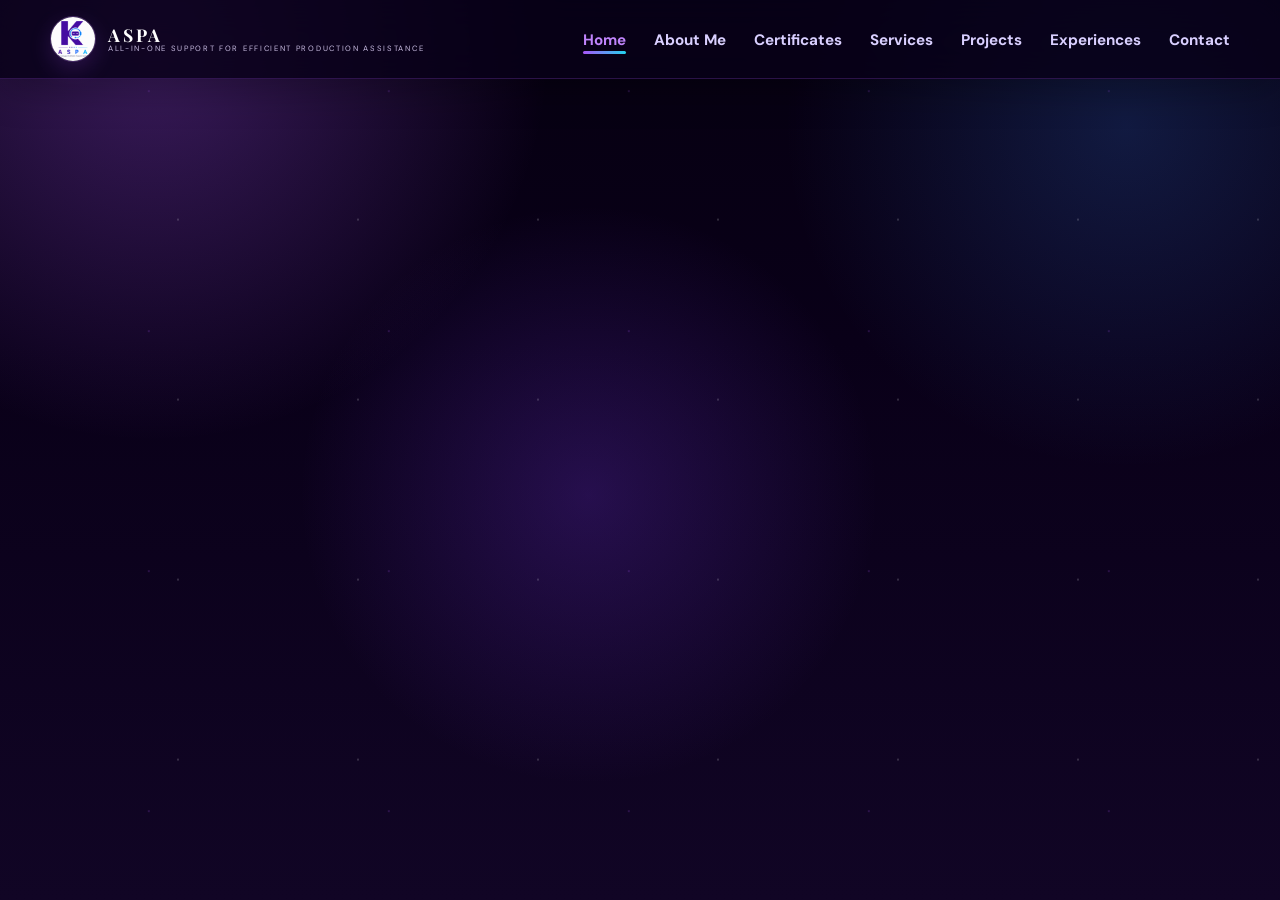
<file: index.html>
<!DOCTYPE html>
<html lang="en">
<head>
  <meta charset="UTF-8">
  <meta http-equiv="refresh" content="0; url=home.html">
  <meta name="viewport" content="width=device-width, initial-scale=1.0">
  <title>Kimberly Aspa | Portfolio</title>
  <link rel="canonical" href="home.html">
</head>
<body>
  <p>If you are not redirected automatically, <a href="home.html">open the portfolio homepage</a>.</p>
</body>
</html>
</file>
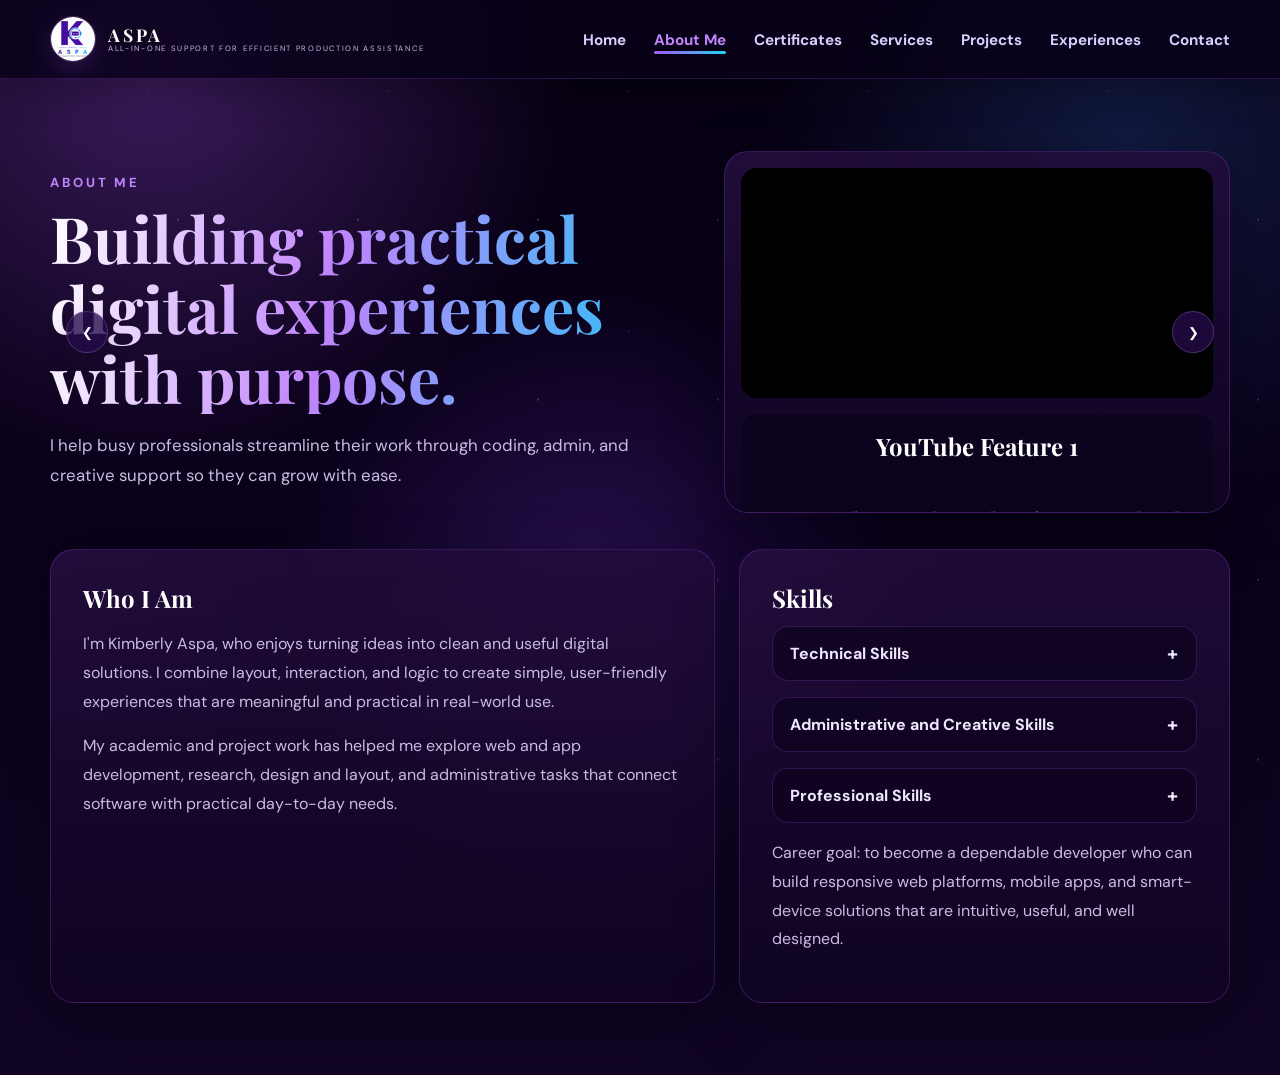
<file: about.html>
<!DOCTYPE html>
<html lang="en">
<head>
  <meta charset="UTF-8">
  <meta name="viewport" content="width=device-width, initial-scale=1.0">
  <title>Kimberly Aspa | About Me</title>
  <meta name="description" content="About Kimberly Aspa, BSIT student and developer.">
  <link rel="preconnect" href="https://fonts.googleapis.com">
  <link rel="preconnect" href="https://fonts.gstatic.com" crossorigin>
  <link href="https://fonts.googleapis.com/css2?family=DM+Sans:wght@400;500;700&family=Playfair+Display:wght@700&display=swap" rel="stylesheet">
  <link rel="stylesheet" href="style.css">
</head>
<body>
  <header class="site-header">
    <nav class="nav-bar" aria-label="Primary">
      <a href="home.html" class="logo">
        <img class="logo-icon" src="images/logo_kaspa.png" alt="Kaspa logo">
        <div class="logo-text">
          <span>ASPA</span>
          <span>All-in-one Support for efficient Production Assistance</span>
        </div>
      </a>
      <button class="hamburger" type="button" data-menu-button aria-label="Toggle menu" aria-expanded="false">
        <span></span>
        <span></span>
        <span></span>
      </button>
      <ul class="nav-links" data-menu>
        <li><a href="home.html">Home</a></li>
        <li><a href="about.html" class="active">About Me</a></li>
        <li><a href="certificates.html">Certificates</a></li>
        <li><a href="services.html">Services</a></li>
        <li><a href="project.html">Projects</a></li>
        <li><a href="experiences.html">Experiences</a></li>
        <li><a href="contact.html">Contact</a></li>
      </ul>
    </nav>
  </header>

  <main class="page-shell">
    <section class="page-section">
      <div class="section-header about-title-layout reveal">
        <div class="about-title-copy">
          <p class="eyebrow">About Me</p>
          <h1 class="page-title">Building practical digital experiences with purpose.</h1>
          <p class="lead">
            I help busy professionals streamline their work through coding, admin, and creative support so they can grow with ease.
          </p>
        </div>

        <div class="about-media-carousel inline-about-carousel" data-carousel>
          <div class="carousel-track media-carousel-track">
            <article class="carousel-slide active media-slide">
              <div class="media-embed-card">
                <iframe
                  src="https://www.youtube.com/embed/4L1n8fQZmuA"
                  title="Kimberly Aspa YouTube video 1"
                  loading="lazy"
                  allow="accelerometer; autoplay; clipboard-write; encrypted-media; gyroscope; picture-in-picture"
                  allowfullscreen
                ></iframe>
                <div class="media-copy">
                  <h3 class="card-title">YouTube Feature 1</h3>
                  <p class="card-copy">Featured YouTube video from Kimberly Aspa.</p>
                </div>
              </div>
            </article>
            <article class="carousel-slide media-slide">
              <div class="media-embed-card">
                <iframe
                  src="https://www.youtube.com/embed/hX4SnpzLB2Q"
                  title="Kimberly Aspa YouTube video 2"
                  loading="lazy"
                  allow="accelerometer; autoplay; clipboard-write; encrypted-media; gyroscope; picture-in-picture"
                  allowfullscreen
                ></iframe>
                <div class="media-copy">
                  <h3 class="card-title">YouTube Feature 2</h3>
                  <p class="card-copy">Additional featured YouTube video from Kimberly Aspa.</p>
                </div>
              </div>
            </article>
            
              </div>
            </article>
          </div>
          <button class="carousel-btn prev" type="button" aria-label="Previous media">&#10094;</button>
          <button class="carousel-btn next" type="button" aria-label="Next media">&#10095;</button>
        </div>
      </div>

      <div class="content-grid two-column">
        <article class="card reveal copy-block">
          <h2 class="card-title">Who I Am</h2>
          <p>
            I'm Kimberly Aspa, who enjoys turning ideas into clean and useful digital solutions. I combine layout, interaction, and logic to create simple, user-friendly experiences that are meaningful and practical in real-world use.
          </p>
          <p>
            My academic and project work has helped me explore web and app development, research, design and layout, and administrative tasks that connect software with practical day-to-day needs.
          </p>

        </article>

        <aside class="skill-panel reveal">
          <h2 class="card-title">Skills</h2>
          <div class="skill-accordion" data-accordion>
            <article class="skill-group">
              <button class="skill-toggle" type="button" aria-expanded="false">
                <span>Technical Skills</span>
                <span class="skill-icon">+</span>
              </button>
              <div class="skill-content">
                <div class="skill-tags">
                  <span>Front-End Development</span>
                  <span>HTML</span>
                  <span>CSS</span>
                  <span>Basic JavaScript</span>
                  <span>Back-End Development</span>
                  <span>PHP</span>
                  <span>Laravel Framework</span>
                  <span>Web Development</span>
                  <span>Laravel-based Applications</span>
                  <span>App Development</span>
                  <span>Flutter</span>
                  <span>Firebase</span>
                  <span>UI/UX Design</span>
                  <span>Wireframing</span>
                  <span>User-Centered Design</span>
                </div>
              </div>
            </article>

            <article class="skill-group">
              <button class="skill-toggle" type="button" aria-expanded="false">
                <span>Administrative and Creative Skills</span>
                <span class="skill-icon">+</span>
              </button>
              <div class="skill-content">
                <div class="skill-tags">
                  <span>Microsoft Office</span>
                  <span>Word</span>
                  <span>Excel</span>
                  <span>PowerPoint</span>
                  <span>Publisher</span>
                  <span>Administrative Support</span>
                  <span>Data Entry</span>
                  <span>Photo Editing</span>
                  <span>Video Editing</span>
                  <span>Canva</span>
                  <span>CapCut</span>
                </div>
              </div>
            </article>

            <article class="skill-group">
              <button class="skill-toggle" type="button" aria-expanded="false">
                <span>Professional Skills</span>
                <span class="skill-icon">+</span>
              </button>
              <div class="skill-content">
                <div class="skill-tags">
                  <span>Communication Skills</span>
                  <span>Interpersonal Skills</span>
                  <span>Team Collaboration</span>
                  <span>Time Management</span>
                  <span>Organization</span>
                </div>
              </div>
            </article>
          </div>
          <p class="card-copy">
            Career goal: to become a dependable developer who can build responsive web platforms, mobile apps, and smart-device solutions that are intuitive, useful, and well designed.
          </p>
        </aside>
      </div>
    </section>
  </main>

  <script src="script.js"></script>
</body>
</html>
</file>
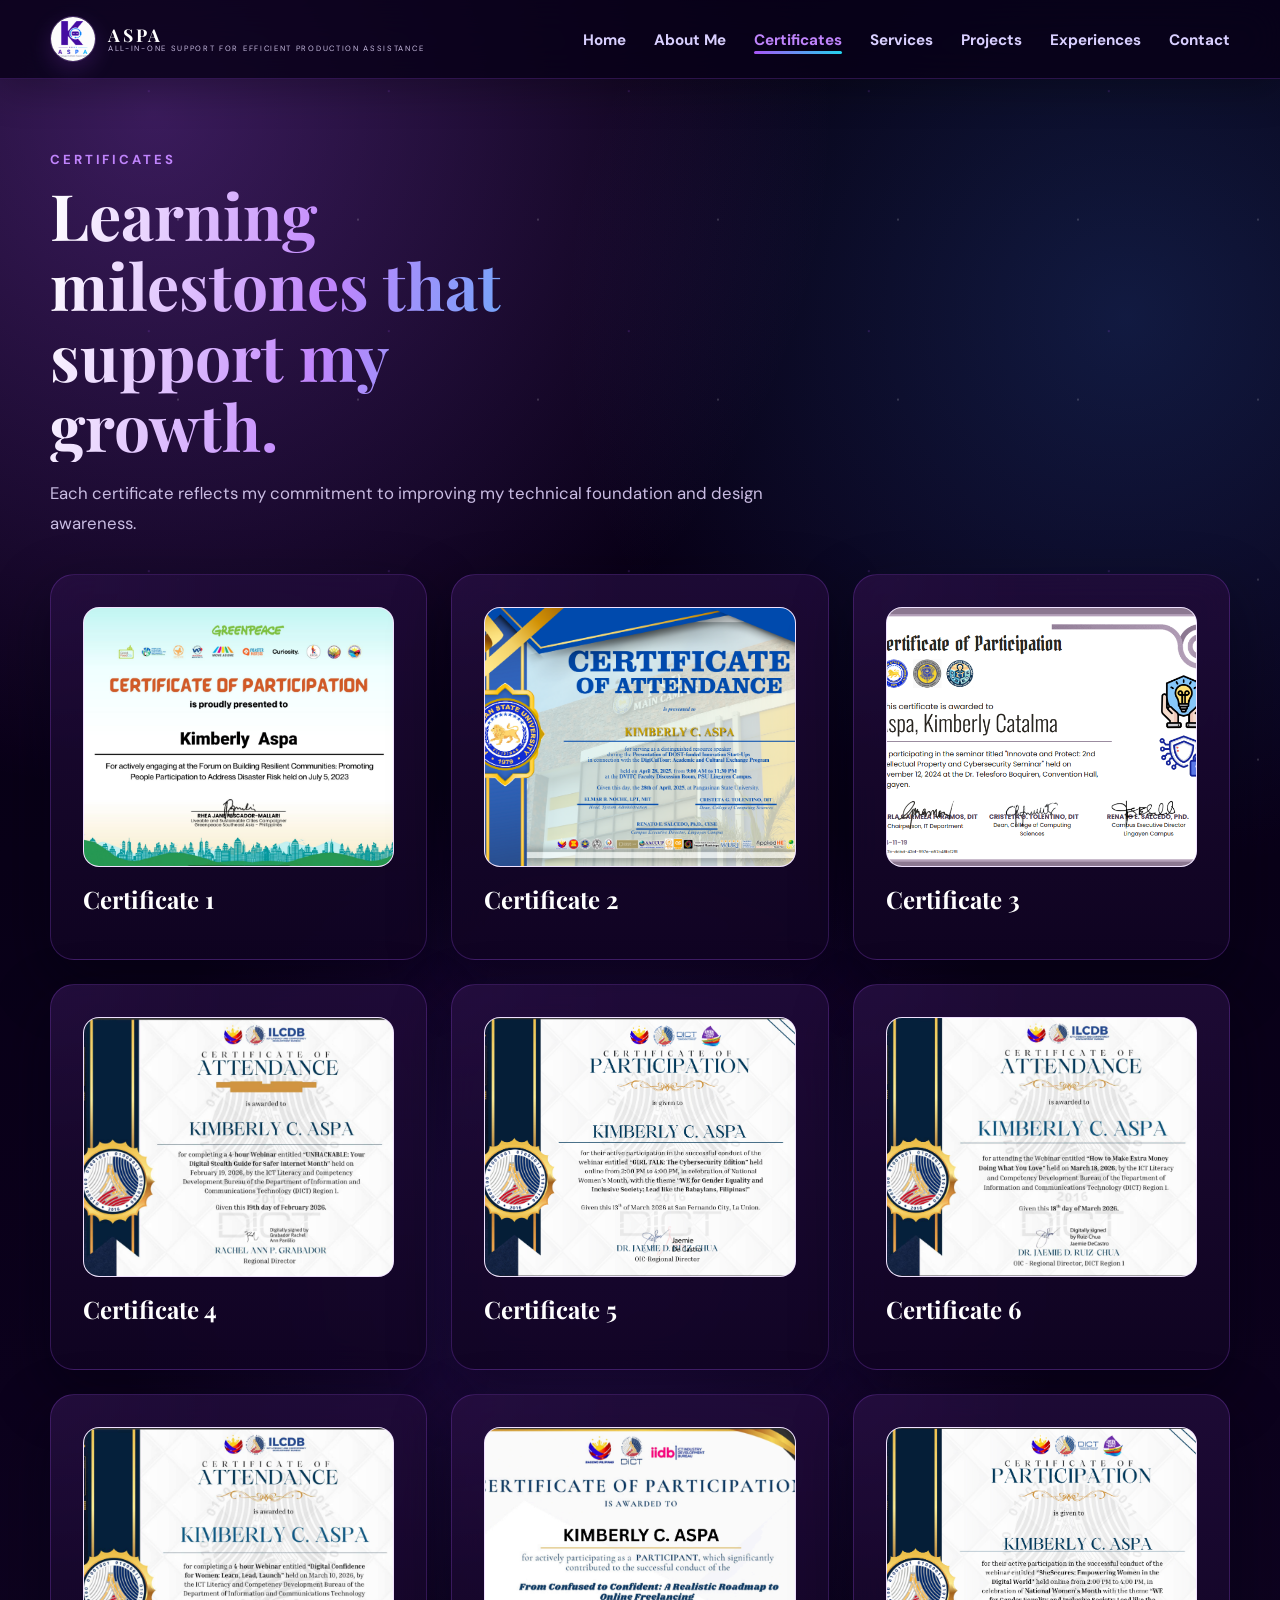
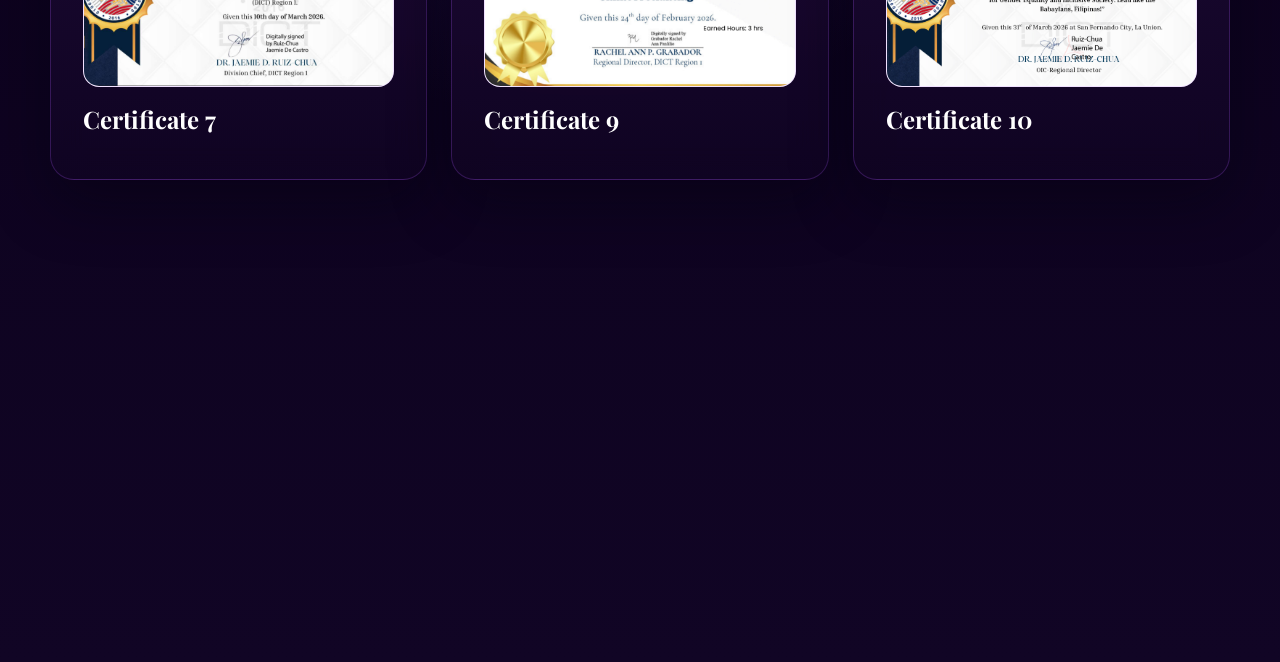
<file: certificates.html>
<!DOCTYPE html>
<html lang="en">
<head>
  <meta charset="UTF-8">
  <meta name="viewport" content="width=device-width, initial-scale=1.0">
  <title>Kimberly Aspa | Certificates</title>
  <meta name="description" content="Certificates and learning milestones of Kimberly Aspa.">
  <link rel="preconnect" href="https://fonts.googleapis.com">
  <link rel="preconnect" href="https://fonts.gstatic.com" crossorigin>
  <link href="https://fonts.googleapis.com/css2?family=DM+Sans:wght@400;500;700&family=Playfair+Display:wght@700&display=swap" rel="stylesheet">
  <link rel="stylesheet" href="style.css">
</head>
<body>
  <header class="site-header">
    <nav class="nav-bar" aria-label="Primary">
      <a href="home.html" class="logo">
        <img class="logo-icon" src="images/logo_kaspa.png" alt="Kaspa logo">
        <div class="logo-text">
          <span>ASPA</span>
          <span>All-in-one Support for efficient Production Assistance</span>
        </div>
      </a>
      <button class="hamburger" type="button" data-menu-button aria-label="Toggle menu" aria-expanded="false">
        <span></span>
        <span></span>
        <span></span>
      </button>
      <ul class="nav-links" data-menu>
        <li><a href="home.html">Home</a></li>
        <li><a href="about.html">About Me</a></li>
        <li><a href="certificates.html" class="active">Certificates</a></li>
        <li><a href="services.html">Services</a></li>
        <li><a href="project.html">Projects</a></li>
        <li><a href="experiences.html">Experiences</a></li>
        <li><a href="contact.html">Contact</a></li>
      </ul>
    </nav>
  </header>

  <main class="page-shell">
    <section class="page-section">
      <div class="section-header reveal">
        <p class="eyebrow">Certificates</p>
        <h1 class="page-title">Learning milestones that support my growth.</h1>
        <p class="lead">
          Each certificate reflects my commitment to improving my technical foundation and design awareness.
        </p>
      </div>

      <div class="cert-grid">
        <article class="certificate-card reveal">
          <img class="certificate-image" src="images/certificates/certificates/certificate 1.png" alt="Certificate 1">
          <h2 class="card-title">Certificate 1</h2>
        </article>

        <article class="certificate-card reveal">
          <img class="certificate-image" src="images/certificates/certificates/Certificate2.png" alt="Certificate 2">
          <h2 class="card-title">Certificate 2</h2>
        </article>

        <article class="certificate-card reveal">
          <img class="certificate-image" src="images/certificates/certificates/certificate 3.png" alt="Certificate 3">
          <h2 class="card-title">Certificate 3</h2>
        </article>

        <article class="certificate-card reveal">
          <img class="certificate-image" src="images/certificates/certificates/certificate 4.png" alt="Certificate 4">
          <h2 class="card-title">Certificate 4</h2>
        </article>

        <article class="certificate-card reveal">
          <img class="certificate-image" src="images/certificates/certificates/certificate 5.png" alt="Certificate 5">
          <h2 class="card-title">Certificate 5</h2>
        </article>

        <article class="certificate-card reveal">
          <img class="certificate-image" src="images/certificates/certificates/certificate 6.png" alt="Certificate 6">
          <h2 class="card-title">Certificate 6</h2>
        </article>

        <article class="certificate-card reveal">
          <img class="certificate-image" src="images/certificates/certificates/certificate 7.png" alt="Certificate 7">
          <h2 class="card-title">Certificate 7</h2>
        </article>

        <article class="certificate-card reveal">
          <img class="certificate-image" src="images/certificates/certificates/certificate 9.png" alt="Certificate 9">
          <h2 class="card-title">Certificate 9</h2>
        </article>

        <article class="certificate-card reveal">
          <img class="certificate-image" src="images/certificates/certificates/certificate 10.png" alt="Certificate 10">
          <h2 class="card-title">Certificate 10</h2>
        </article>

        <article class="certificate-card reveal">
          <img class="certificate-image" src="images/certificates/certificates/certificate 11.png" alt="Certificate 11">
          <h2 class="card-title">Certificate 11</h2>
        </article>

        <article class="certificate-card reveal">
          <img class="certificate-image" src="images/certificates/certificates/certificate 12.png" alt="Certificate 12">
          <h2 class="card-title">Certificate 12</h2>
        </article>
      </div>
    </section>
  </main>

  <script src="script.js"></script>
</body>
</html>
</file>
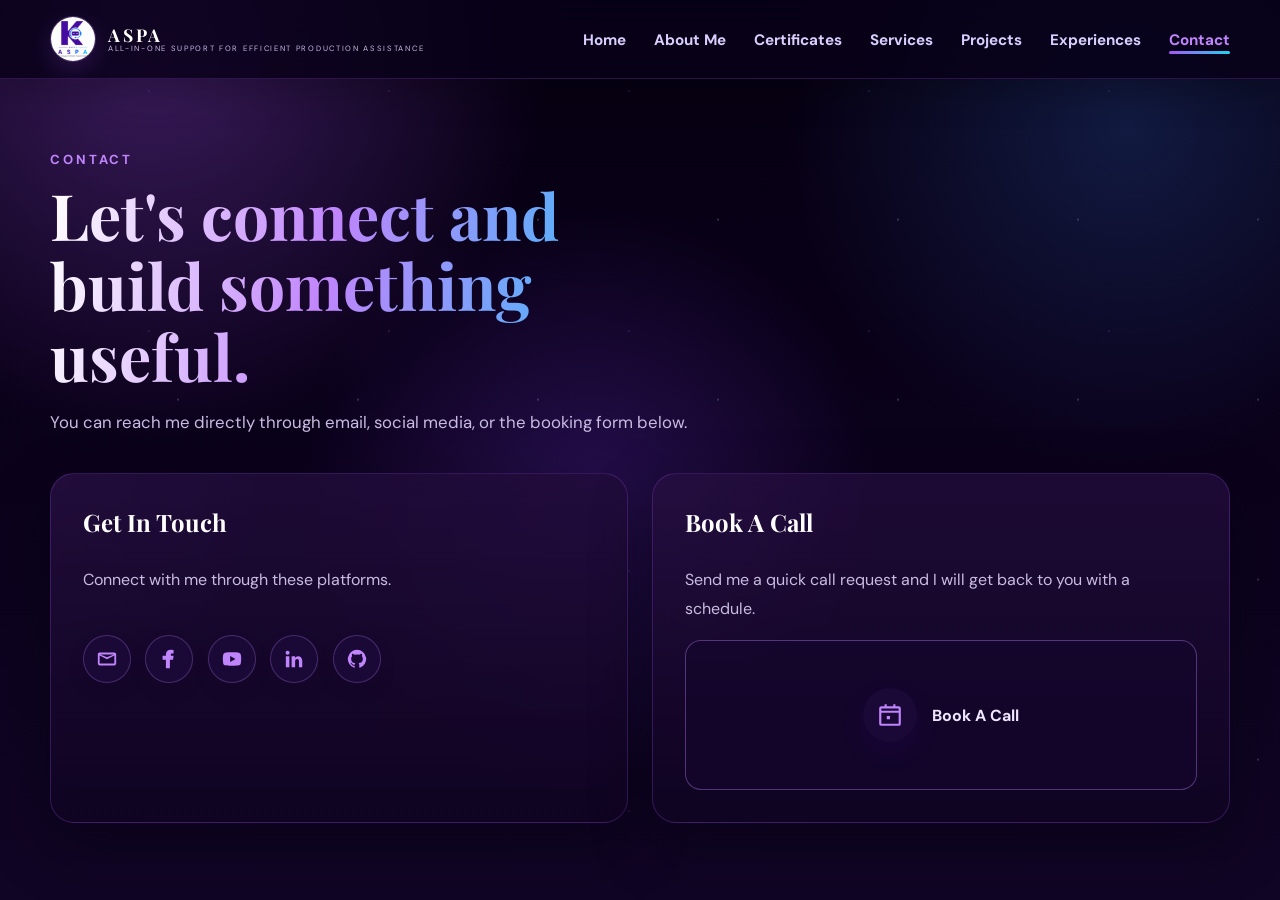
<file: contact.html>
<!DOCTYPE html>
<html lang="en">
<head>
  <meta charset="UTF-8">
  <meta name="viewport" content="width=device-width, initial-scale=1.0">
  <title>Kimberly Aspa | Contact</title>
  <meta name="description" content="Contact Kimberly Aspa for collaboration and project inquiries.">
  <link rel="preconnect" href="https://fonts.googleapis.com">
  <link rel="preconnect" href="https://fonts.gstatic.com" crossorigin>
  <link href="https://fonts.googleapis.com/css2?family=DM+Sans:wght@400;500;700&family=Playfair+Display:wght@700&display=swap" rel="stylesheet">
  <link rel="stylesheet" href="style.css">
</head>
<body>
  <header class="site-header">
    <nav class="nav-bar" aria-label="Primary">
      <a href="home.html" class="logo">
        <img class="logo-icon" src="images/logo_kaspa.png" alt="Kaspa logo">
        <div class="logo-text">
          <span>ASPA</span>
          <span>All-in-one Support for efficient Production Assistance</span>
        </div>
      </a>
      <button class="hamburger" type="button" data-menu-button aria-label="Toggle menu" aria-expanded="false">
        <span></span>
        <span></span>
        <span></span>
      </button>
      <ul class="nav-links" data-menu>
        <li><a href="home.html">Home</a></li>
        <li><a href="about.html">About Me</a></li>
        <li><a href="certificates.html">Certificates</a></li>
        <li><a href="services.html">Services</a></li>
        <li><a href="project.html">Projects</a></li>
        <li><a href="experiences.html">Experiences</a></li>
        <li><a href="contact.html" class="active">Contact</a></li>
      </ul>
    </nav>
  </header>

  <main class="page-shell">
    <section class="page-section">
      <div class="section-header reveal">
        <p class="eyebrow">Contact</p>
        <h1 class="page-title">Let's connect and build something useful.</h1>
        <p class="lead">
          You can reach me directly through email, social media, or the booking form below.
        </p>
      </div>

      <div class="contact-grid">
        <article class="contact-card reveal">
          <h2 class="card-title">Get In Touch</h2>
          <p class="card-copy">Connect with me through these platforms.</p>
          <div class="contact-icon-links" aria-label="Social and contact links">
            <a href="mailto:aspakimberly08@gmail.com" aria-label="Email Kimberly">
              <svg viewBox="0 0 24 24" aria-hidden="true">
                <path d="M4 5h16c1.1 0 2 .9 2 2v10c0 1.1-.9 2-2 2H4c-1.1 0-2-.9-2-2V7c0-1.1.9-2 2-2zm8 7.35L4 8.2V17h16V8.2l-8 4.15zm0-2.25L19.35 7H4.65L12 10.1z"/>
              </svg>
            </a>
            <a href="https://web.facebook.com/KimVirtualAssistance/" target="_blank" rel="noreferrer" aria-label="Facebook">
              <svg viewBox="0 0 24 24" aria-hidden="true">
                <path d="M14 8.5V6.75c0-.5.34-.75.84-.75H17V2.2A27.4 27.4 0 0 0 13.86 2C10.75 2 8.62 3.9 8.62 7.35V8.5H5v4.25h3.62V22H13v-9.25h3.4L17 8.5h-3z"/>
              </svg>
            </a>
            <a href="https://www.youtube.com/@KimAspaVirtualAssist" target="_blank" rel="noreferrer" aria-label="YouTube">
              <svg viewBox="0 0 24 24" aria-hidden="true">
                <path d="M21.58 7.2a2.8 2.8 0 0 0-1.97-1.98C17.88 4.75 12 4.75 12 4.75s-5.88 0-7.61.47A2.8 2.8 0 0 0 2.42 7.2 29.2 29.2 0 0 0 2 12a29.2 29.2 0 0 0 .42 4.8 2.8 2.8 0 0 0 1.97 1.98c1.73.47 7.61.47 7.61.47s5.88 0 7.61-.47a2.8 2.8 0 0 0 1.97-1.98A29.2 29.2 0 0 0 22 12a29.2 29.2 0 0 0-.42-4.8zM10 15.35v-6.7L15.75 12 10 15.35z"/>
              </svg>
            </a>
            <a href="https://www.linkedin.com/in/kimberly-aspa" target="_blank" rel="noreferrer" aria-label="LinkedIn">
              <svg viewBox="0 0 24 24" aria-hidden="true">
                <path d="M6.94 8.98H3.1V21h3.84V8.98zM5.02 3A2.22 2.22 0 1 0 5 7.44 2.22 2.22 0 0 0 5.02 3zM21 14.1c0-3.57-1.9-5.23-4.43-5.23a3.82 3.82 0 0 0-3.45 1.9h-.05V8.98H9.39V21h3.84v-5.94c0-1.57.3-3.08 2.24-3.08 1.9 0 1.93 1.78 1.93 3.18V21H21v-6.9z"/>
              </svg>
            </a>
            <a href="https://github.com/aspakimberly" target="_blank" rel="noreferrer" aria-label="GitHub">
              <svg viewBox="0 0 24 24" aria-hidden="true">
                <path d="M12 2a10 10 0 0 0-3.16 19.49c.5.09.68-.22.68-.48v-1.7c-2.78.6-3.37-1.18-3.37-1.18a2.65 2.65 0 0 0-1.1-1.45c-.9-.62.07-.6.07-.6a2.1 2.1 0 0 1 1.53 1.03 2.13 2.13 0 0 0 2.91.83c.05-.51.25-1 .62-1.36-2.22-.25-4.56-1.11-4.56-4.94 0-1.1.39-1.99 1.03-2.69a3.7 3.7 0 0 1 .1-2.65s.84-.27 2.75 1.03A9.46 9.46 0 0 1 12 6.99c.85 0 1.7.11 2.5.34 1.9-1.3 2.74-1.03 2.74-1.03.37.86.4 1.83.1 2.65.64.7 1.03 1.6 1.03 2.69 0 3.84-2.34 4.69-4.57 4.93.36.31.68.92.68 1.86V21c0 .27.18.58.69.48A10 10 0 0 0 12 2z"/>
              </svg>
            </a>
          </div>
        </article>

        <article class="contact-card reveal">
          <h2 class="card-title">Book A Call</h2>
          <p class="card-copy">Send me a quick call request and I will get back to you with a schedule.</p>
          <a class="book-call-link" href="https://bit.ly/kimbookinglink" target="_blank" rel="noreferrer" aria-label="Book a call with Kimberly">
            <span class="book-call-icon" aria-hidden="true">
              <svg viewBox="0 0 24 24">
                <path d="M7 2h2v2h6V2h2v2h3a2 2 0 0 1 2 2v14a2 2 0 0 1-2 2H4a2 2 0 0 1-2-2V6a2 2 0 0 1 2-2h3V2zm13 8H4v10h16V10zM4 8h16V6H4v2zm5 5h3v3H9v-3z"/>
              </svg>
            </span>
            <span>Book A Call</span>
          </a>
        </article>
      </div>
    </section>
  </main>

  <script src="script.js"></script>
</body>
</html>
</file>
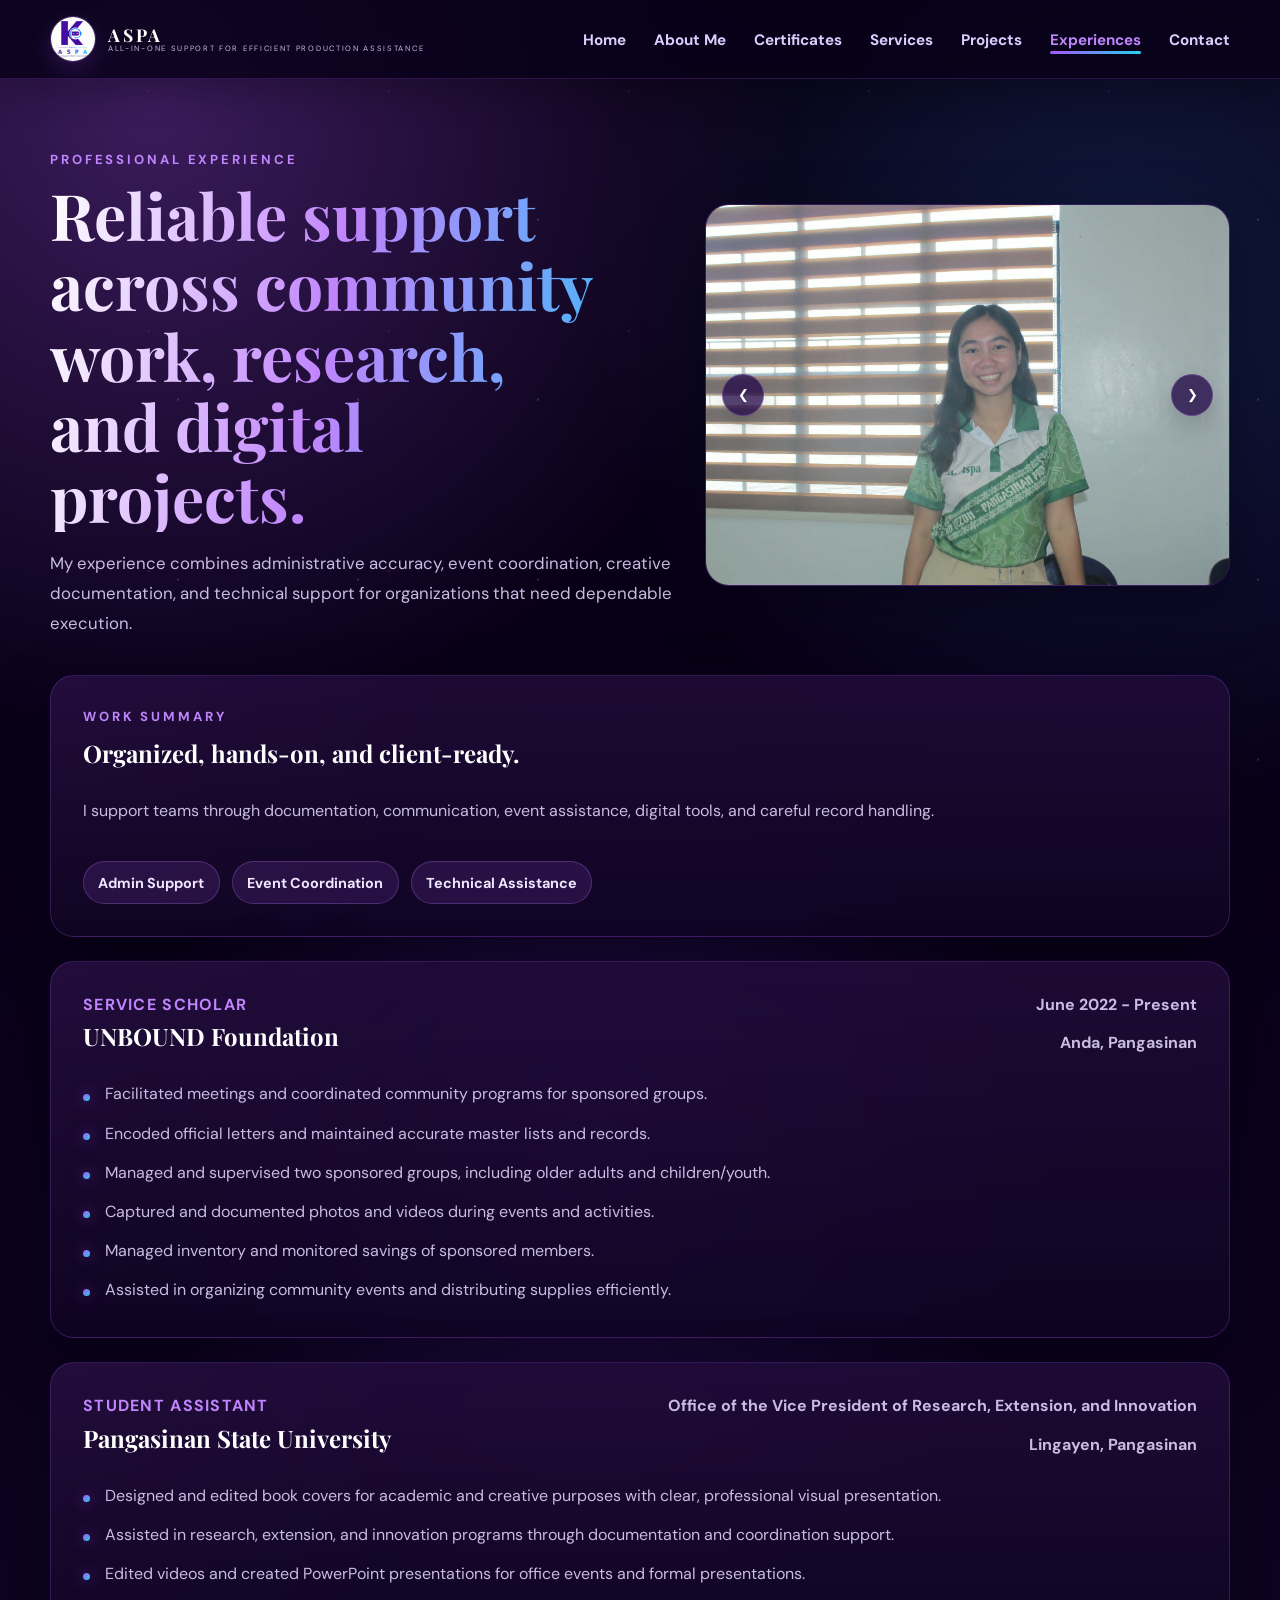
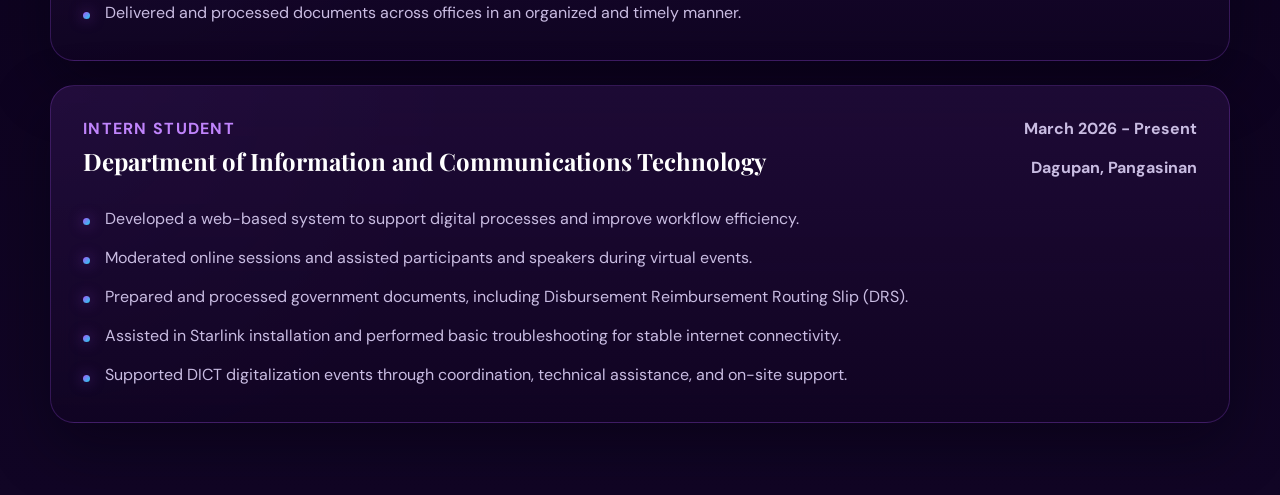
<file: experiences.html>
<!DOCTYPE html>
<html lang="en">
<head>
  <meta charset="UTF-8">
  <meta name="viewport" content="width=device-width, initial-scale=1.0">
  <title>Kimberly Aspa | Experiences</title>
  <meta name="description" content="Professional experience of Kimberly Aspa in virtual assistance, research support, community service, and ICT work.">
  <link rel="preconnect" href="https://fonts.googleapis.com">
  <link rel="preconnect" href="https://fonts.gstatic.com" crossorigin>
  <link href="https://fonts.googleapis.com/css2?family=DM+Sans:wght@400;500;700&family=Playfair+Display:wght@700&display=swap" rel="stylesheet">
  <link rel="stylesheet" href="style.css">
</head>
<body>
  <header class="site-header">
    <nav class="nav-bar" aria-label="Primary">
      <a href="home.html" class="logo">
        <img class="logo-icon" src="images/logo_kaspa.png" alt="Kaspa logo">
        <div class="logo-text">
          <span>ASPA</span>
          <span>All-in-one Support for efficient Production Assistance</span>
        </div>
      </a>
      <button class="hamburger" type="button" data-menu-button aria-label="Toggle menu" aria-expanded="false">
        <span></span>
        <span></span>
        <span></span>
      </button>
      <ul class="nav-links" data-menu>
        <li><a href="home.html">Home</a></li>
        <li><a href="about.html">About Me</a></li>
        <li><a href="certificates.html">Certificates</a></li>
        <li><a href="services.html">Services</a></li>
        <li><a href="project.html">Projects</a></li>
        <li><a href="experiences.html" class="active">Experiences</a></li>
        <li><a href="contact.html">Contact</a></li>
      </ul>
    </nav>
  </header>

  <main class="page-shell">
    <section class="page-section">
      <div class="section-header experience-title-layout reveal">
        <div class="experience-title-copy">
          <p class="eyebrow">Professional Experience</p>
          <h1 class="page-title">Reliable support across community work, research, and digital projects.</h1>
          <p class="lead">
            My experience combines administrative accuracy, event coordination, creative documentation, and technical support for organizations that need dependable execution.
          </p>
        </div>

        <div class="experience-carousel" data-carousel>
          <div class="carousel-track experience-carousel-track">
            <div class="carousel-slide active experience-slide">
              <img src="images/experiences/exp1.jpg" alt="Professional experience documentation 1">
            </div>
            <div class="carousel-slide experience-slide">
              <img src="images/experiences/exp2.jpg" alt="Professional experience documentation 2">
            </div>
            <div class="carousel-slide experience-slide">
              <img src="images/experiences/exp3.jpg" alt="Professional experience documentation 3">
            </div>
            <div class="carousel-slide experience-slide">
              <img src="images/experiences/exp4.jpg" alt="Professional experience documentation 4">
            </div>
            <div class="carousel-slide experience-slide">
              <img src="images/experiences/exp5.jpg" alt="Professional experience documentation 5">
            </div>
            <div class="carousel-slide experience-slide">
              <img src="images/experiences/exp6.jpg" alt="Professional experience documentation 6">
            </div>
            <div class="carousel-slide experience-slide">
              <img src="images/experiences/exp7.jpg" alt="Professional experience documentation 7">
            </div>
          </div>
          <button class="carousel-btn prev" type="button" aria-label="Previous experience image">&#10094;</button>
          <button class="carousel-btn next" type="button" aria-label="Next experience image">&#10095;</button>
        </div>
      </div>

      <section class="experience-summary reveal" aria-label="Experience highlights">
        <div class="experience-highlight-card">
          <p class="eyebrow">Work Summary</p>
          <h2 class="card-title">Organized, hands-on, and client-ready.</h2>
          <p class="card-copy">
            I support teams through documentation, communication, event assistance, digital tools, and careful record handling.
          </p>
          <div class="experience-metrics">
            <span>Admin Support</span>
            <span>Event Coordination</span>
            <span>Technical Assistance</span>
          </div>
        </div>
      </section>

      <div class="experience-timeline">
        <article class="experience-card reveal">
          <div class="experience-card-header">
            <div>
              <p class="experience-role">Service Scholar</p>
              <h2 class="card-title">UNBOUND Foundation</h2>
            </div>
            <div class="experience-meta">
              <span>June 2022 - Present</span>
              <span>Anda, Pangasinan</span>
            </div>
          </div>
          <ul class="detail-list experience-list">
            <li>Facilitated meetings and coordinated community programs for sponsored groups.</li>
            <li>Encoded official letters and maintained accurate master lists and records.</li>
            <li>Managed and supervised two sponsored groups, including older adults and children/youth.</li>
            <li>Captured and documented photos and videos during events and activities.</li>
            <li>Managed inventory and monitored savings of sponsored members.</li>
            <li>Assisted in organizing community events and distributing supplies efficiently.</li>
          </ul>
        </article>

        <article class="experience-card reveal">
          <div class="experience-card-header">
            <div>
              <p class="experience-role">Student Assistant</p>
              <h2 class="card-title">Pangasinan State University</h2>
            </div>
            <div class="experience-meta">
              <span>Office of the Vice President of Research, Extension, and Innovation</span>
              <span>Lingayen, Pangasinan</span>
            </div>
          </div>
          <ul class="detail-list experience-list">
            <li>Designed and edited book covers for academic and creative purposes with clear, professional visual presentation.</li>
            <li>Assisted in research, extension, and innovation programs through documentation and coordination support.</li>
            <li>Edited videos and created PowerPoint presentations for office events and formal presentations.</li>
            <li>Delivered and processed documents across offices in an organized and timely manner.</li>
          </ul>
        </article>

        <article class="experience-card reveal">
          <div class="experience-card-header">
            <div>
              <p class="experience-role">Intern Student</p>
              <h2 class="card-title">Department of Information and Communications Technology</h2>
            </div>
            <div class="experience-meta">
              <span>March 2026 - Present</span>
              <span>Dagupan, Pangasinan</span>
            </div>
          </div>
          <ul class="detail-list experience-list">
            <li>Developed a web-based system to support digital processes and improve workflow efficiency.</li>
            <li>Moderated online sessions and assisted participants and speakers during virtual events.</li>
            <li>Prepared and processed government documents, including Disbursement Reimbursement Routing Slip (DRS).</li>
            <li>Assisted in Starlink installation and performed basic troubleshooting for stable internet connectivity.</li>
            <li>Supported DICT digitalization events through coordination, technical assistance, and on-site support.</li>
          </ul>
        </article>
      </div>
    </section>
  </main>

  <script src="script.js"></script>
</body>
</html>
</file>
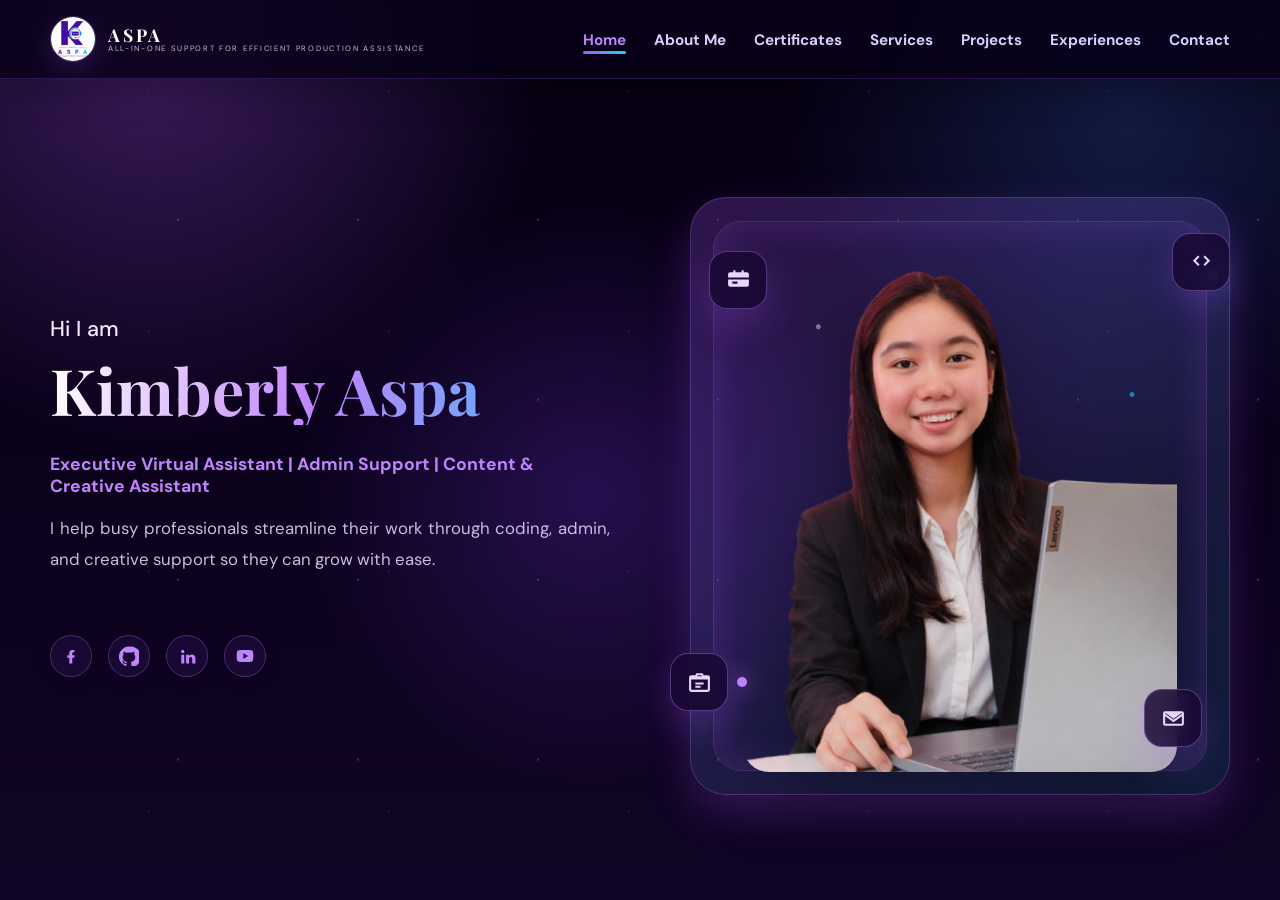
<file: home.html>
<!DOCTYPE html>
<html lang="en">
<head>
  <meta charset="UTF-8">
  <meta name="viewport" content="width=device-width, initial-scale=1.0">
  <title>Kimberly Aspa | Home</title>
  <meta name="description" content="Portfolio homepage of Kimberly Aspa, a BSIT student and developer.">
  <link rel="preconnect" href="https://fonts.googleapis.com">
  <link rel="preconnect" href="https://fonts.gstatic.com" crossorigin>
  <link href="https://fonts.googleapis.com/css2?family=DM+Sans:wght@400;500;700&family=Playfair+Display:wght@700&display=swap" rel="stylesheet">
  <link rel="stylesheet" href="style.css">
</head>
<body>
  <header class="site-header">
    <nav class="nav-bar" aria-label="Primary">
      <a href="home.html" class="logo">
        <img class="logo-icon" src="images/logo_kaspa.png" alt="Kaspa logo">
        <div class="logo-text">
          <span>ASPA</span>
          <span>All-in-one Support for efficient Production Assistance</span>
        </div>
      </a>

      <button class="hamburger" type="button" data-menu-button aria-label="Toggle menu" aria-expanded="false">
        <span></span>
        <span></span>
        <span></span>
      </button>

      <ul class="nav-links" data-menu>
        <li><a href="home.html" class="active">Home</a></li>
        <li><a href="about.html">About Me</a></li>
        <li><a href="certificates.html">Certificates</a></li>
        <li><a href="services.html">Services</a></li>
        <li><a href="project.html">Projects</a></li>
         <li><a href="experiences.html">Experiences</a></li>
        <li><a href="contact.html">Contact</a></li>
      </ul>
    </nav>
  </header>

  <main class="page-shell">
    <section class="hero">
      <div class="hero-left reveal">
        <p class="greeting">Hi I am</p>
        <h1 class="hero-name">Kimberly Aspa</h1>
        <p class="hero-role">Executive Virtual Assistant | Admin Support | Content & Creative Assistant</p>
        <p class="hero-bio">
          I help busy professionals streamline their work through coding, admin, and creative support so they can grow with ease.
        </p>
        <div class="button-row">
        </div>
        <div class="social-links" aria-label="Social links">
          <a href="https://web.facebook.com/KimVirtualAssistance/" target="_blank" rel="noreferrer" aria-label="Facebook">
            <svg viewBox="0 0 24 24" aria-hidden="true"><path d="M13.5 21v-7h2.4l.4-3h-2.8V9.1c0-.9.3-1.6 1.6-1.6H16V4.8c-.3 0-1.2-.1-2.3-.1-2.3 0-3.8 1.4-3.8 4V11H7.5v3h2.4v7h3.6Z"></path></svg>
          </a>
          <a href="https://github.com/aspakimberly" target="_blank" rel="noreferrer" aria-label="GitHub">
            <svg viewBox="0 0 24 24" aria-hidden="true"><path d="M12 .7a12 12 0 0 0-3.8 23.4c.6.1.8-.2.8-.6v-2.1c-3.3.7-4-1.4-4-1.4-.5-1.3-1.2-1.7-1.2-1.7-1-.7.1-.7.1-.7 1.1.1 1.7 1.1 1.7 1.1 1 .1.7 2.6 3.4 1.9.1-.7.4-1.2.7-1.5-2.6-.3-5.4-1.3-5.4-5.8 0-1.3.5-2.4 1.2-3.2-.1-.3-.5-1.6.1-3.2 0 0 1-.3 3.3 1.2a11.4 11.4 0 0 1 6 0c2.3-1.5 3.3-1.2 3.3-1.2.6 1.6.2 2.9.1 3.2.8.8 1.2 1.9 1.2 3.2 0 4.5-2.8 5.5-5.4 5.8.4.4.8 1.1.8 2.3v3.4c0 .4.2.7.8.6A12 12 0 0 0 12 .7Z"></path></svg>
          </a>
          <a href="https://www.linkedin.com/in/kimberly-aspa" target="_blank" rel="noreferrer" aria-label="LinkedIn">
            <svg viewBox="0 0 24 24" aria-hidden="true"><path d="M6.9 8.6A2 2 0 1 1 6.9 4.6a2 2 0 0 1 0 4Zm1.8 2H5.1V21h3.6V10.6Zm5.7 0h-3.5V21h3.6v-5.4c0-3 3.8-3.2 3.8 0V21H22v-6.7c0-5.2-5.9-5-7.6-2.4v-1.3Z"></path></svg>
          </a>
          <a href="https://www.youtube.com/@KimAspaVirtualAssist" target="_blank" rel="noreferrer" aria-label="YouTube">
            <svg viewBox="0 0 24 24" aria-hidden="true"><path d="M21.6 7.2a2.8 2.8 0 0 0-2-2C17.9 4.8 12 4.8 12 4.8s-5.9 0-7.6.4a2.8 2.8 0 0 0-2 2A29 29 0 0 0 2 12a29 29 0 0 0 .4 4.8 2.8 2.8 0 0 0 2 2c1.7.4 7.6.4 7.6.4s5.9 0 7.6-.4a2.8 2.8 0 0 0 2-2A29 29 0 0 0 22 12a29 29 0 0 0-.4-4.8zM10 15.4V8.6L15.8 12 10 15.4z"></path></svg>
          </a>
        </div>
      </div>

      <div class="hero-right reveal">
        <div class="photo-action-icons" aria-label="Portfolio quick links">
          <a class="photo-action-icon photo-action-services" href="services.html" aria-label="View services">
            <svg viewBox="0 0 24 24" aria-hidden="true">
              <path d="M4 5h16a2 2 0 0 1 2 2v3H2V7a2 2 0 0 1 2-2zm-2 7h20v5a2 2 0 0 1-2 2H4a2 2 0 0 1-2-2v-5zm4 2v2h5v-2H6zm11-9V3h-2v2H9V3H7v2h10z"/>
            </svg>
          </a>
          <a class="photo-action-icon photo-action-projects" href="project.html" aria-label="View projects">
            <svg viewBox="0 0 24 24" aria-hidden="true">
              <path d="m8.7 16.3-5-5 5-5 1.4 1.4-3.6 3.6 3.6 3.6-1.4 1.4zm6.6 0-1.4-1.4 3.6-3.6-3.6-3.6 1.4-1.4 5 5-5 5z"/>
            </svg>
          </a>
          <a class="photo-action-icon photo-action-experience" href="experiences.html" aria-label="View experience">
            <svg viewBox="0 0 24 24" aria-hidden="true">
              <path d="M9 3h6l1 2h4a2 2 0 0 1 2 2v12a2 2 0 0 1-2 2H4a2 2 0 0 1-2-2V7a2 2 0 0 1 2-2h4l1-2zm1.24 2-.5 1h4.52l-.5-1h-3.52zM4 9v10h16V9H4zm4 3h8v2H8v-2zm0 3h5v2H8v-2z"/>
            </svg>
          </a>
          <a class="photo-action-icon photo-action-contact" href="contact.html" aria-label="Contact Kimberly">
            <svg viewBox="0 0 24 24" aria-hidden="true">
              <path d="M4 5h16a2 2 0 0 1 2 2v10a2 2 0 0 1-2 2H4a2 2 0 0 1-2-2V7a2 2 0 0 1 2-2zm8 7.35L4.65 7H4v.35l8 5.82 8-5.82V7h-.65L12 12.35zM4 9.82V17h16V9.82l-8 5.82-8-5.82z"/>
            </svg>
          </a>
        </div>
        <div class="photo-wrap">
          <img src="images/profile_kaspa.png" alt="Kimberly Aspa profile photo">
        </div>
      </div>
    </section>
  </main>

  <script src="script.js"></script>
</body>
</html>
</file>
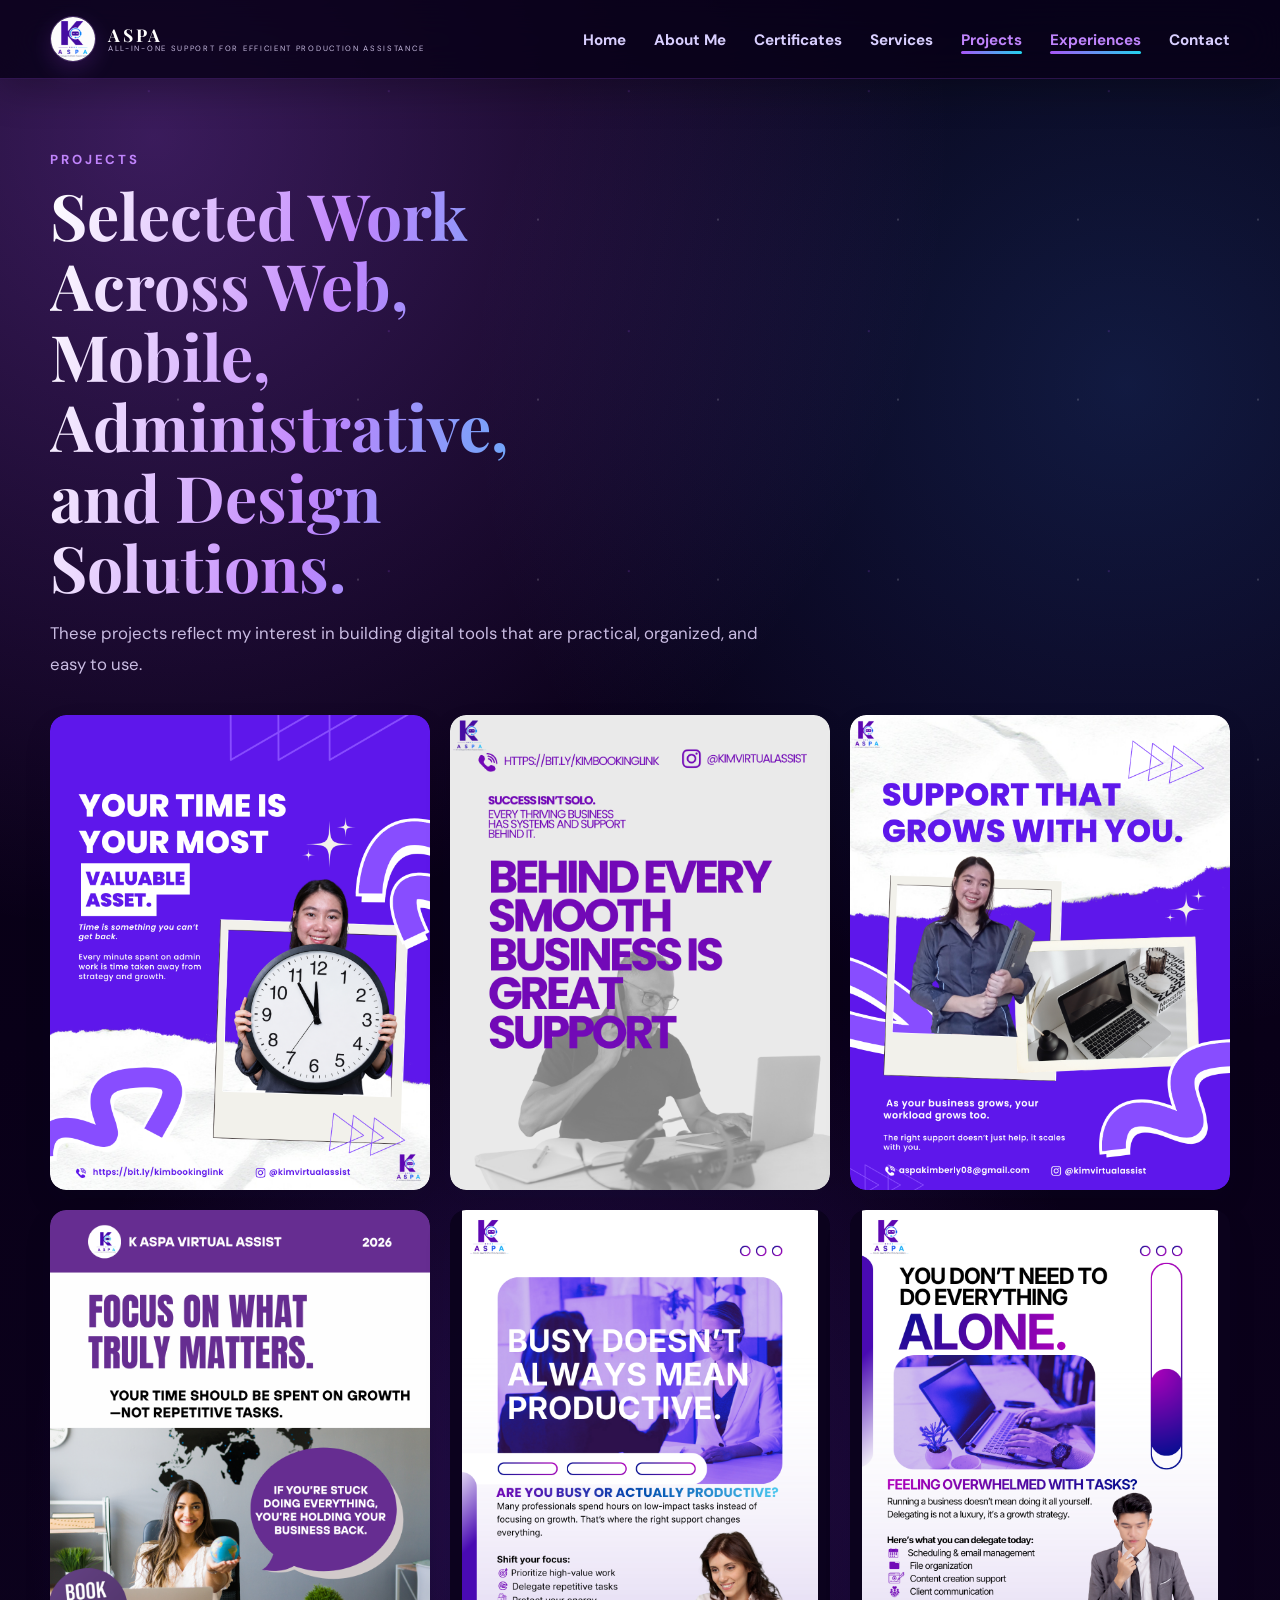
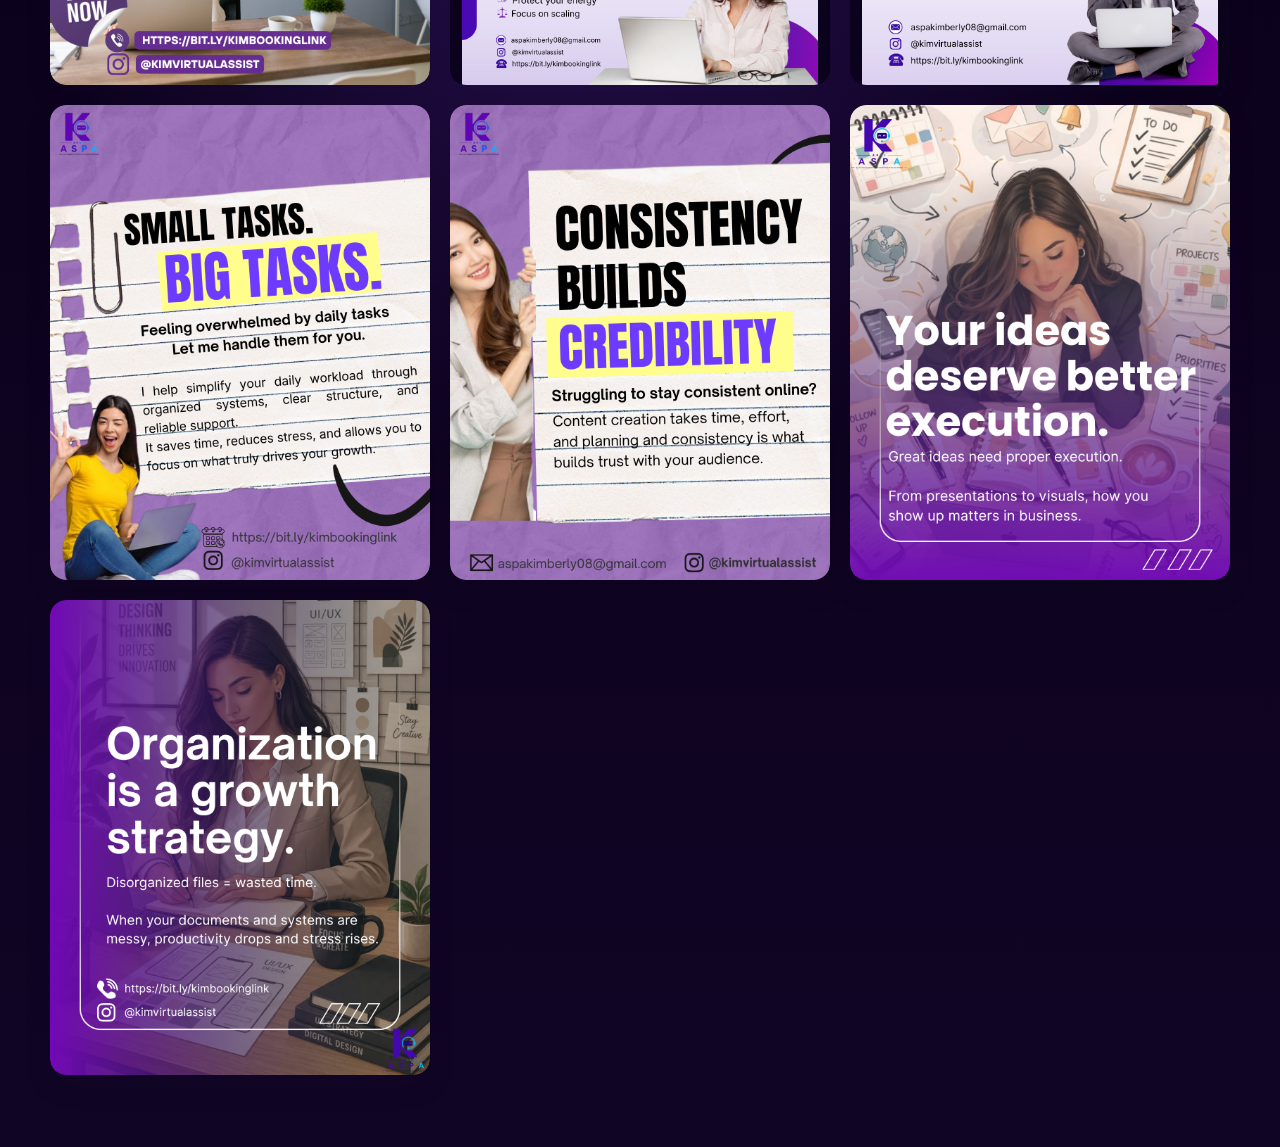
<file: project.html>
<!DOCTYPE html>
<html lang="en">
<head>
  <meta charset="UTF-8">
  <meta name="viewport" content="width=device-width, initial-scale=1.0">
  <title>Kimberly Aspa | Projects</title>
  <meta name="description" content="Projects by Kimberly Aspa including web, mobile, and IoT work.">
  <link rel="preconnect" href="https://fonts.googleapis.com">
  <link rel="preconnect" href="https://fonts.gstatic.com" crossorigin>
  <link href="https://fonts.googleapis.com/css2?family=DM+Sans:wght@400;500;700&family=Playfair+Display:wght@700&display=swap" rel="stylesheet">
  <link rel="stylesheet" href="style.css">
</head>
<body>
  <header class="site-header">
    <nav class="nav-bar" aria-label="Primary">
      <a href="home.html" class="logo">
        <img class="logo-icon" src="images/logo_kaspa.png" alt="Kaspa logo">
        <div class="logo-text">
          <span>ASPA</span>
          <span>All-in-one Support for efficient Production Assistance</span>
        </div>
      </a>
      <button class="hamburger" type="button" data-menu-button aria-label="Toggle menu" aria-expanded="false">
        <span></span>
        <span></span>
        <span></span>
      </button>
      <ul class="nav-links" data-menu>
        <li><a href="home.html">Home</a></li>
        <li><a href="about.html">About Me</a></li>
        <li><a href="certificates.html">Certificates</a></li>
        <li><a href="services.html">Services</a></li>
        <li><a href="project.html" class="active">Projects</a></li>
         <li><a href="experiences.html" class="active">Experiences</a></li>
        <li><a href="contact.html">Contact</a></li>
      </ul>
    </nav>
  </header>

  <main class="page-shell">
    <section class="page-section">
      <div class="section-header reveal">
        <p class="eyebrow">Projects</p>
        <h1 class="page-title">Selected Work Across Web, Mobile, Administrative, and Design Solutions.</h1>
        <p class="lead">
          These projects reflect my interest in building digital tools that are practical, organized, and easy to use.
        </p>
      </div>

      <div class="project-gallery">
        <figure class="project-gallery-item reveal">
          <img src="images/projects/design1.png" alt="Project image 1">
        </figure>
        <figure class="project-gallery-item reveal">
          <img src="images/projects/design2.png" alt="Project image 2">
        </figure>
        <figure class="project-gallery-item reveal">
          <img src="images/projects/design3.png" alt="Project image 3">
        </figure>
        <figure class="project-gallery-item reveal">
          <img src="images/projects/design4.png" alt="Project image 4">
        </figure>
        <figure class="project-gallery-item reveal">
          <img src="images/projects/design5.png" alt="Project image 5">
        </figure>
        <figure class="project-gallery-item reveal">
          <img src="images/projects/design6.png" alt="Project image 6">
        </figure>
        <figure class="project-gallery-item reveal">
          <img src="images/projects/design7.png" alt="Project image 7">
        </figure>
        <figure class="project-gallery-item reveal">
          <img src="images/projects/design8.png" alt="Project image 8">
        </figure>
        <figure class="project-gallery-item reveal">
          <img src="images/projects/design9.png" alt="Project image 9">
        </figure>
        <figure class="project-gallery-item reveal">
          <img src="images/projects/design10.png" alt="Project image 10">
        </figure>
      </div>
    </section>
  </main>

  <script src="script.js"></script>
</body>
</html>
</file>
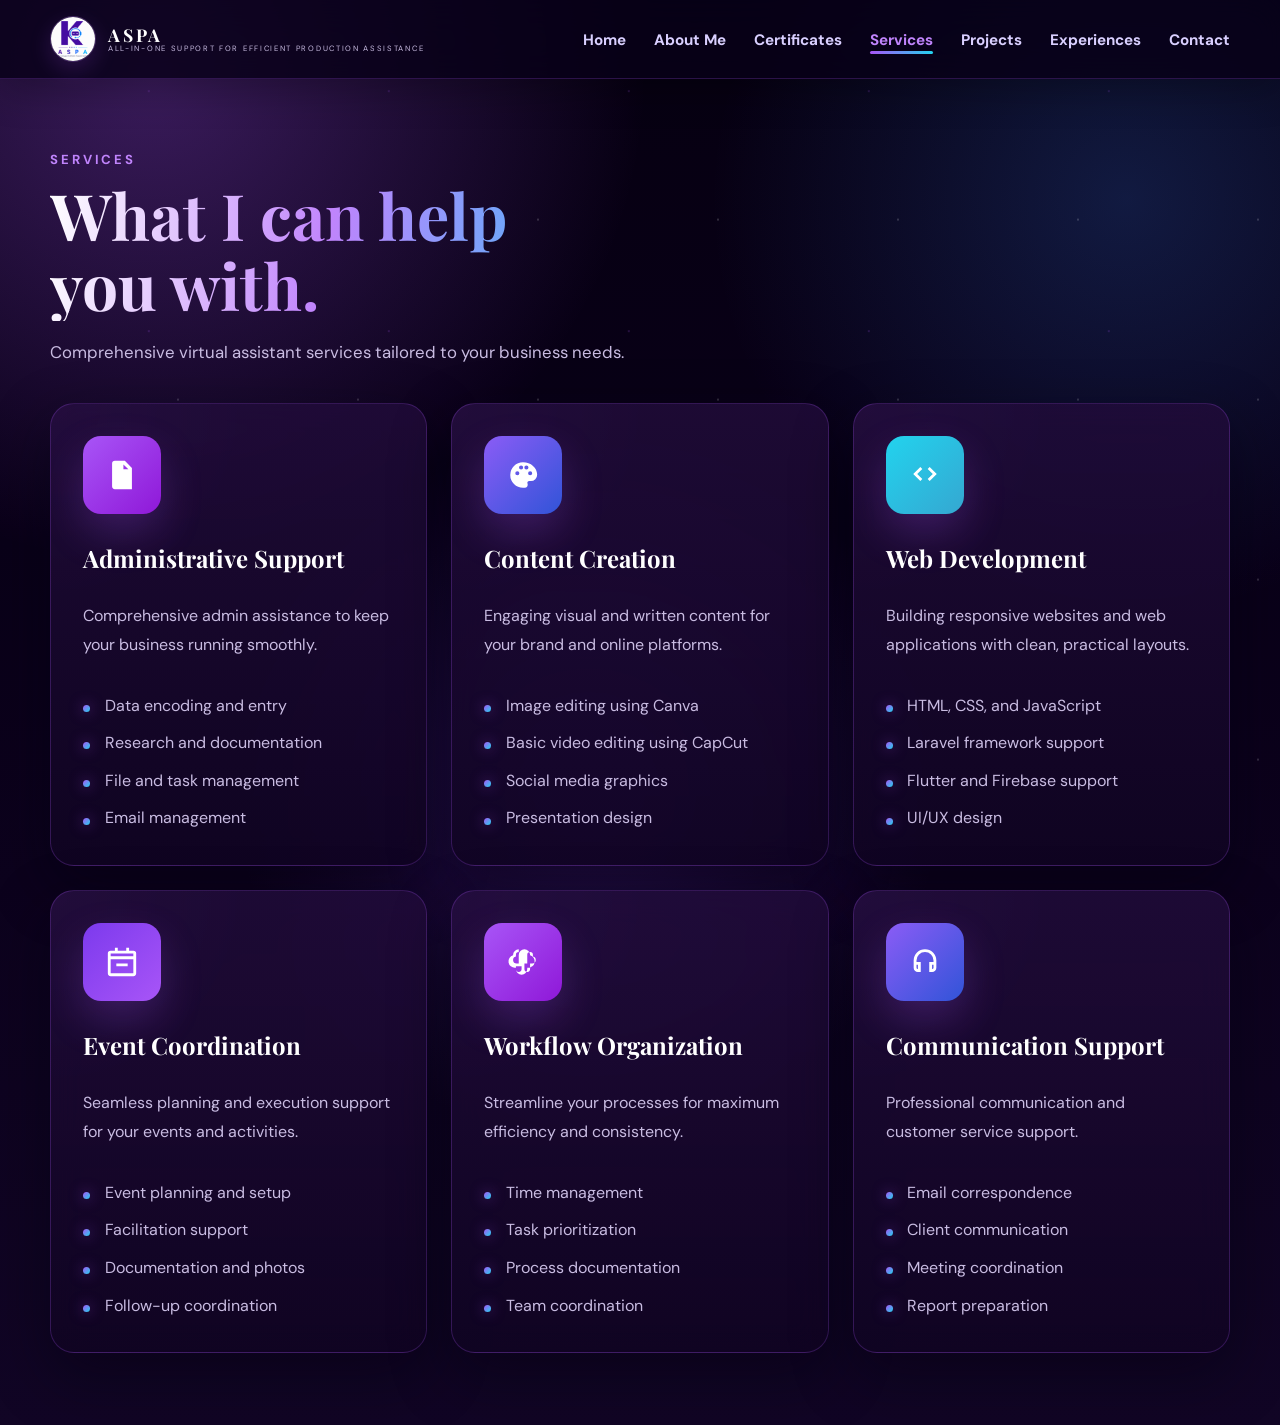
<file: services.html>
<!DOCTYPE html>
<html lang="en">
<head>
  <meta charset="UTF-8">
  <meta name="viewport" content="width=device-width, initial-scale=1.0">
  <title>Kimberly Aspa | Services</title>
  <meta name="description" content="Services offered by Kimberly Aspa.">
  <link rel="preconnect" href="https://fonts.googleapis.com">
  <link rel="preconnect" href="https://fonts.gstatic.com" crossorigin>
  <link href="https://fonts.googleapis.com/css2?family=DM+Sans:wght@400;500;700&family=Playfair+Display:wght@700&display=swap" rel="stylesheet">
  <link rel="stylesheet" href="style.css">
</head>
<body>
  <header class="site-header">
    <nav class="nav-bar" aria-label="Primary">
      <a href="home.html" class="logo">
        <img class="logo-icon" src="images/logo_kaspa.png" alt="Kaspa logo">
        <div class="logo-text">
          <span>ASPA</span>
          <span>All-in-one Support for efficient Production Assistance</span>
        </div>
      </a>
      <button class="hamburger" type="button" data-menu-button aria-label="Toggle menu" aria-expanded="false">
        <span></span>
        <span></span>
        <span></span>
      </button>
      <ul class="nav-links" data-menu>
        <li><a href="home.html">Home</a></li>
        <li><a href="about.html">About Me</a></li>
        <li><a href="certificates.html">Certificates</a></li>
        <li><a href="services.html" class="active">Services</a></li>
        <li><a href="project.html">Projects</a></li>
         <li><a href="experiences.html">Experiences</a></li>
        <li><a href="contact.html">Contact</a></li>
      </ul>
    </nav>
  </header>

  <main class="page-shell">
    <section class="page-section">
      <div class="section-header reveal">
        <p class="eyebrow">Services</p>
        <h1 class="page-title">What I can help you with.</h1>
        <p class="lead">
          Comprehensive virtual assistant services tailored to your business needs.
        </p>
      </div>

      <div class="services-grid">
        <article class="service-card reveal">
          <div class="service-icon service-icon-purple" aria-hidden="true">
            <svg viewBox="0 0 24 24">
              <path d="M7 2h7l5 5v15H7a2 2 0 0 1-2-2V4a2 2 0 0 1 2-2zm6 2.5V8h3.5L13 4.5zM8 11h8v2H8v-2zm0 4h8v2H8v-2zm0-8h3v2H8V7z"/>
            </svg>
          </div>
          <h2 class="card-title">Administrative Support</h2>
          <p class="card-copy">Comprehensive admin assistance to keep your business running smoothly.</p>
          <ul class="service-list">
            <li>Data encoding and entry</li>
            <li>Research and documentation</li>
            <li>File and task management</li>
            <li>Email management</li>
          </ul>
        </article>

        <article class="service-card reveal">
          <div class="service-icon service-icon-blue" aria-hidden="true">
            <svg viewBox="0 0 24 24">
              <path d="M12 3a9 9 0 0 0 0 18h1.2a2.15 2.15 0 0 0 1.98-2.98 1.3 1.3 0 0 1 1.2-1.8h1.18A4.44 4.44 0 0 0 22 11.78C22 6.92 17.52 3 12 3zm-4 9.2a1.45 1.45 0 1 1 0-2.9 1.45 1.45 0 0 1 0 2.9zm2.65-4.05a1.45 1.45 0 1 1 0-2.9 1.45 1.45 0 0 1 0 2.9zm3.75 0a1.45 1.45 0 1 1 0-2.9 1.45 1.45 0 0 1 0 2.9zm2.65 4.05a1.45 1.45 0 1 1 0-2.9 1.45 1.45 0 0 1 0 2.9z"/>
            </svg>
          </div>
          <h2 class="card-title">Content Creation</h2>
          <p class="card-copy">Engaging visual and written content for your brand and online platforms.</p>
          <ul class="service-list">
            <li>Image editing using Canva</li>
            <li>Basic video editing using CapCut</li>
            <li>Social media graphics</li>
            <li>Presentation design</li>
          </ul>
        </article>

        <article class="service-card reveal">
          <div class="service-icon service-icon-cyan" aria-hidden="true">
            <svg viewBox="0 0 24 24">
              <path d="m8.7 16.3-5-5 5-5 1.4 1.4-3.6 3.6 3.6 3.6-1.4 1.4zm6.6 0-1.4-1.4 3.6-3.6-3.6-3.6 1.4-1.4 5 5-5 5z"/>
            </svg>
          </div>
          <h2 class="card-title">Web Development</h2>
          <p class="card-copy">Building responsive websites and web applications with clean, practical layouts.</p>
          <ul class="service-list">
            <li>HTML, CSS, and JavaScript</li>
            <li>Laravel framework support</li>
            <li>Flutter and Firebase support</li>
            <li>UI/UX design</li>
          </ul>
        </article>

        <article class="service-card reveal">
          <div class="service-icon service-icon-indigo" aria-hidden="true">
            <svg viewBox="0 0 24 24">
              <path d="M7 2h2v2h6V2h2v2h3a2 2 0 0 1 2 2v14a2 2 0 0 1-2 2H4a2 2 0 0 1-2-2V6a2 2 0 0 1 2-2h3V2zm13 8H4v10h16V10zM4 8h16V6H4v2zm4 5h8v2H8v-2z"/>
            </svg>
          </div>
          <h2 class="card-title">Event Coordination</h2>
          <p class="card-copy">Seamless planning and execution support for your events and activities.</p>
          <ul class="service-list">
            <li>Event planning and setup</li>
            <li>Facilitation support</li>
            <li>Documentation and photos</li>
            <li>Follow-up coordination</li>
          </ul>
        </article>

        <article class="service-card reveal">
          <div class="service-icon service-icon-purple" aria-hidden="true">
            <svg viewBox="0 0 24 24">
              <path d="M9 3a4 4 0 0 0-4 4v.2A4.49 4.49 0 0 0 6.5 16H7v1a4 4 0 0 0 8 0v-1h.5A4.49 4.49 0 0 0 17 7.2V7a4 4 0 0 0-8 0v6H7.5A2.5 2.5 0 0 1 7 8.05V7a2 2 0 0 1 2-2v-2zm6 10V7a2 2 0 1 1 4 0v1.05a2.5 2.5 0 0 1-.5 4.95H17v4a2 2 0 1 1-4 0v-4h2zM9 15h2v2a2 2 0 0 1-4 0v-2h2z"/>
            </svg>
          </div>
          <h2 class="card-title">Workflow Organization</h2>
          <p class="card-copy">Streamline your processes for maximum efficiency and consistency.</p>
          <ul class="service-list">
            <li>Time management</li>
            <li>Task prioritization</li>
            <li>Process documentation</li>
            <li>Team coordination</li>
          </ul>
        </article>

        <article class="service-card reveal">
          <div class="service-icon service-icon-blue" aria-hidden="true">
            <svg viewBox="0 0 24 24">
              <path d="M12 3a8 8 0 0 0-8 8v5a3 3 0 0 0 3 3h2v-7H6v-1a6 6 0 0 1 12 0v1h-3v7h2a3 3 0 0 0 3-3v-5a8 8 0 0 0-8-8zm-5 11v3a1 1 0 0 1-1-1v-2h1zm11 2a1 1 0 0 1-1 1v-3h1v2z"/>
            </svg>
          </div>
          <h2 class="card-title">Communication Support</h2>
          <p class="card-copy">Professional communication and customer service support.</p>
          <ul class="service-list">
            <li>Email correspondence</li>
            <li>Client communication</li>
            <li>Meeting coordination</li>
            <li>Report preparation</li>
          </ul>
        </article>
      </div>
    </section>
  </main>

  <script src="script.js"></script>
</body>
</html>
</file>
<file: style.css>
:root {
  --primary: #6d28d9;
  --secondary: #312e81;
  --accent: #2563eb;
  --sky: #06b6d4;
  --sky-light: #dff7ff;
  --sky-dark: #0e7490;
  --ink: #111827;
  --text: #273449;
  --muted: #5b6477;
  --bg: #ffffff;
  --bg-soft: #f6f7fb;
  --line: rgba(49, 46, 129, 0.14);
  --card-shadow: 0 18px 45px rgba(31, 41, 55, 0.11);
  --card-shadow-hover: 0 26px 68px rgba(37, 99, 235, 0.18);
  --radius-lg: 24px;
  --radius-md: 16px;
  --site-width: 1180px;
}

*,
*::before,
*::after {
  box-sizing: border-box;
}

html {
  scroll-behavior: smooth;
}

body {
  margin: 0;
  font-family: "DM Sans", sans-serif;
  color: var(--text);
  background:
    radial-gradient(circle at top left, rgba(109, 40, 217, 0.14), transparent 26%),
    radial-gradient(circle at top right, rgba(6, 182, 212, 0.16), transparent 30%),
    linear-gradient(180deg, #ffffff 0%, #f8f7ff 42%, #f3fbff 100%);
  min-height: 100vh;
  overflow-x: hidden;
}

img {
  display: block;
  max-width: 100%;
}

a {
  color: inherit;
  text-decoration: none;
}

a,
button {
  -webkit-tap-highlight-color: transparent;
}

a:focus-visible,
button:focus-visible {
  outline: 3px solid rgba(37, 99, 235, 0.24);
  outline-offset: 4px;
}

main {
  display: block;
}

.page-shell {
  width: min(var(--site-width), calc(100% - 2rem));
  margin: 0 auto;
}

.site-header {
  position: sticky;
  top: 0;
  z-index: 100;
  background: rgba(255, 255, 255, 0.86);
  backdrop-filter: blur(18px);
  border-bottom: 1px solid var(--line);
  box-shadow: 0 8px 28px rgba(17, 24, 39, 0.05);
}

.nav-bar {
  width: min(var(--site-width), calc(100% - 2rem));
  margin: 0 auto;
  display: flex;
  align-items: center;
  justify-content: space-between;
  gap: 1rem;
  padding: 1rem 0;
}

.logo {
  display: flex;
  align-items: center;
  gap: 0.75rem;
  transition: transform 0.25s ease;
}

.logo:hover,
.logo:focus-visible {
  transform: translateY(-2px);
}

.logo-icon {
  width: 46px;
  height: 46px;
  border-radius: 50%;
  object-fit: cover;
  border: 1px solid rgba(192, 132, 252, 0.32);
  box-shadow: 0 8px 22px rgba(168, 85, 247, 0.18);
}

.logo-text {
  display: flex;
  flex-direction: column;
  line-height: 1.1;
}

.logo-text span:first-child {
  font-family: "Playfair Display", serif;
  font-size: 1.1rem;
  font-weight: 700;
  letter-spacing: 0.16em;
  color: var(--secondary);
}

.logo-text span:last-child {
  font-size: 0.48rem;
  letter-spacing: 0.22em;
  color: var(--muted);
  text-transform: uppercase;
}

.hamburger {
  display: none;
  flex-direction: column;
  gap: 5px;
  padding: 4px;
  background: transparent;
  border: 0;
  cursor: pointer;
}

.hamburger span {
  display: block;
  width: 24px;
  height: 2px;
  border-radius: 999px;
  background: var(--ink);
}

.nav-links {
  display: flex;
  align-items: center;
  gap: 1.75rem;
  list-style: none;
  margin: 0;
  padding: 0;
}

.nav-links a {
  position: relative;
  font-size: 0.95rem;
  font-weight: 700;
  color: var(--text);
  padding-bottom: 0.3rem;
  transition: color 0.2s ease;
}

.nav-links a:hover,
.nav-links a.active {
  color: var(--primary);
}

.nav-links a.active::after {
  content: "";
  position: absolute;
  left: 0;
  right: 0;
  bottom: 0;
  height: 3px;
  border-radius: 999px;
  background: linear-gradient(90deg, var(--primary), var(--sky));
}

.nav-links a:not(.active)::after {
  content: "";
  position: absolute;
  left: 0;
  right: 0;
  bottom: 0;
  height: 3px;
  border-radius: 999px;
  background: linear-gradient(90deg, var(--primary), var(--sky));
  transform: scaleX(0);
  transform-origin: left;
  transition: transform 0.22s ease;
}

.nav-links a:hover::after,
.nav-links a:focus-visible::after {
  transform: scaleX(1);
}

.hero {
  min-height: calc(100vh - 90px);
  display: flex;
  align-items: center;
  justify-content: space-between;
  gap: 3.75rem;
  padding: 5.5rem 0 4rem;
}

.hero-left,
.hero-right {
  flex: 1 1 0;
}

.greeting {
  margin: 0 0 0.75rem;
  font-size: 1.35rem;
  font-weight: 500;
}

.hero-name,
.page-title,
.section-title,
.card-title {
  font-family: "Playfair Display", serif;
}

.hero-name {
  margin: 0 0 1.8rem;
  font-size: clamp(3rem, 5vw, 4.75rem);
  line-height: 1.08;
  color: transparent;
  background: linear-gradient(115deg, var(--primary), var(--accent), var(--sky-dark));
  -webkit-background-clip: text;
  background-clip: text;
}

.hero-role {
  margin: 0 0 1rem;
  color: var(--accent);
  font-size: 1.1rem;
  font-weight: 700;
}

.hero-bio,
.lead,
.copy-block p,
.card-copy,
.list-copy,
.contact-line,
.footer-copy {
  color: var(--muted);
  line-height: 1.8;
}

.hero-bio {
  max-width: 560px;
  margin: 0 0 2rem;
  font-size: 1.05rem;
  text-align: justify;
}

.button-row,
.social-links {
  display: flex;
  flex-wrap: wrap;
  gap: 1rem;
}

.btn {
  display: inline-flex;
  align-items: center;
  justify-content: center;
  padding: 0.95rem 2.25rem;
  border-radius: 12px;
  font-weight: 600;
  transition: transform 0.25s ease, box-shadow 0.25s ease, background 0.25s ease, border-color 0.25s ease;
}

.btn:hover,
.btn:focus-visible {
  transform: translateY(-3px);
}

.btn-primary {
  color: #fff;
  background: linear-gradient(135deg, var(--primary), var(--accent));
  box-shadow: 0 8px 25px rgba(58, 12, 163, 0.3);
}

.btn-primary:hover,
.btn-primary:focus-visible {
  background: linear-gradient(135deg, var(--secondary), var(--sky));
  box-shadow: 0 14px 36px rgba(37, 99, 235, 0.24);
}

.btn-secondary {
  border: 1px solid rgba(67, 97, 238, 0.2);
  background: rgba(76, 201, 240, 0.12);
  color: var(--ink);
}

.btn-secondary:hover,
.btn-secondary:focus-visible {
  border-color: rgba(37, 99, 235, 0.34);
  background: rgba(6, 182, 212, 0.16);
  box-shadow: 0 12px 28px rgba(6, 182, 212, 0.16);
}

.social-links {
  margin-top: 1.8rem;
}

.social-links a {
  width: 42px;
  height: 42px;
  display: inline-flex;
  align-items: center;
  justify-content: center;
  border-radius: 50%;
  background: rgba(255, 255, 255, 0.88);
  border: 1px solid rgba(37, 99, 235, 0.14);
  color: var(--secondary);
  box-shadow: 0 8px 22px rgba(17, 24, 39, 0.07);
  transition: transform 0.25s ease, background 0.25s ease, color 0.25s ease, box-shadow 0.25s ease;
}

.social-links a:hover,
.social-links a:focus-visible {
  transform: translateY(-4px);
  color: #fff;
  background: linear-gradient(135deg, var(--primary), var(--accent));
  box-shadow: 0 14px 30px rgba(37, 99, 235, 0.24);
}

.social-links svg {
  width: 20px;
  height: 20px;
  fill: currentColor;
}

.photo-wrap {
  width: min(100%, 440px);
  margin-left: auto;
  padding: 1.4rem;
  border-radius: 36px;
  background: linear-gradient(145deg, rgba(109, 40, 217, 0.14), rgba(6, 182, 212, 0.12));
  box-shadow: var(--card-shadow);
  transition: transform 0.28s ease, box-shadow 0.28s ease;
}

.photo-wrap:hover {
  transform: translateY(-6px);
  box-shadow: var(--card-shadow-hover);
}

.photo-wrap img {
  width: 100%;
  height: auto;
  object-fit: contain;
  border-radius: 26px;
}

.page-section {
  padding: 4.5rem 0;
}

.section-header {
  margin-bottom: 2.25rem;
}

.about-title-layout {
  display: grid;
  grid-template-columns: minmax(0, 0.95fr) minmax(360px, 0.75fr);
  align-items: center;
  gap: 2rem;
}

.about-title-copy {
  min-width: 0;
}

.eyebrow {
  margin: 0 0 0.75rem;
  font-size: 0.82rem;
  font-weight: 700;
  letter-spacing: 0.22em;
  text-transform: uppercase;
  color: var(--accent);
}

.page-title,
.section-title {
  margin: 0 0 1rem;
  color: var(--ink);
  line-height: 1.1;
}

.section-header .page-title {
  max-width: 14ch;
}

.page-title {
  font-size: clamp(2.5rem, 5vw, 4rem);
}

.section-title {
  font-size: clamp(2rem, 4vw, 3rem);
  max-width: 12ch;
}

.lead {
  max-width: 720px;
  margin: 0;
  font-size: 1.05rem;
}

.content-grid {
  display: grid;
  gap: 1.5rem;
}

.two-column {
  grid-template-columns: 1.15fr 0.85fr;
}

.card,
.skill-panel,
.project-card,
.certificate-card,
.service-card,
.contact-card,
.highlight-card {
  border: 1px solid var(--line);
  border-radius: var(--radius-lg);
  background:
    linear-gradient(180deg, rgba(255, 255, 255, 0.94), rgba(255, 255, 255, 0.82)),
    linear-gradient(135deg, rgba(109, 40, 217, 0.08), rgba(6, 182, 212, 0.08));
  box-shadow: var(--card-shadow);
}

.card,
.skill-panel,
.certificate-card,
.contact-card,
.highlight-card {
  transition: transform 0.25s ease, border-color 0.25s ease, box-shadow 0.25s ease;
}

.card:hover,
.skill-panel:hover,
.certificate-card:hover,
.contact-card:hover,
.highlight-card:hover {
  transform: translateY(-4px);
  border-color: rgba(37, 99, 235, 0.26);
  box-shadow: var(--card-shadow-hover);
}

.card,
.skill-panel,
.certificate-card,
.service-card,
.contact-card,
.highlight-card {
  padding: 2rem;
}

.skill-tags {
  display: flex;
  flex-wrap: wrap;
  gap: 0.8rem;
  margin: 1.25rem 0 1.5rem;
}

.skill-tags span {
  padding: 0.75rem 1rem;
  border-radius: 999px;
  background: rgba(6, 182, 212, 0.1);
  border: 1px solid rgba(37, 99, 235, 0.16);
  color: var(--secondary);
  font-size: 0.95rem;
  font-weight: 700;
  transition: transform 0.2s ease, background 0.2s ease, color 0.2s ease;
}

.skill-tags span:hover {
  transform: translateY(-2px);
  background: linear-gradient(135deg, rgba(109, 40, 217, 0.12), rgba(6, 182, 212, 0.14));
  color: var(--ink);
}

.skill-accordion {
  display: grid;
  gap: 1rem;
}

.skill-group {
  border: 1px solid var(--line);
  border-radius: var(--radius-md);
  background: rgba(255, 255, 255, 0.72);
  overflow: hidden;
  transition: border-color 0.2s ease, background 0.2s ease;
}

.skill-group:hover {
  border-color: rgba(37, 99, 235, 0.24);
  background: rgba(255, 255, 255, 0.92);
}

.skill-toggle {
  width: 100%;
  display: flex;
  align-items: center;
  justify-content: space-between;
  gap: 1rem;
  padding: 1rem 1.1rem;
  border: 0;
  background: transparent;
  color: var(--secondary);
  font: inherit;
  font-weight: 700;
  text-align: left;
  cursor: pointer;
  transition: background 0.2s ease, color 0.2s ease;
}

.skill-toggle:hover,
.skill-toggle:focus-visible {
  background: rgba(6, 182, 212, 0.08);
  color: var(--accent);
}

.skill-icon {
  font-size: 1.2rem;
  line-height: 1;
  transition: transform 0.25s ease;
}

.skill-content {
  display: none;
  padding: 0 1.1rem 1.1rem;
}

.skill-group.is-open .skill-content {
  display: block;
}

.skill-group.is-open .skill-icon {
  transform: rotate(45deg);
}

.projects-grid,
.cert-grid,
.services-grid {
  display: grid;
  gap: 1.5rem;
}

.projects-grid {
  grid-template-columns: repeat(2, minmax(0, 1fr));
}

.project-gallery {
  display: grid;
  grid-template-columns: repeat(3, minmax(0, 1fr));
  gap: 1.25rem;
}

.project-gallery-item {
  margin: 0;
  overflow: hidden;
  border-radius: var(--radius-md);
  background: #fff;
  box-shadow: 0 12px 30px rgba(17, 24, 39, 0.08);
  transition: transform 0.25s ease, box-shadow 0.25s ease;
}

.project-gallery-item:hover {
  transform: translateY(-6px) scale(1.01);
  box-shadow: var(--card-shadow-hover);
}

.project-gallery-item img {
  width: 100%;
  height: 100%;
  aspect-ratio: 4 / 5;
  object-fit: contain;
  background: #fff;
  border-radius: var(--radius-md);
  transition: transform 0.35s ease;
}

.project-gallery-item:hover img {
  transform: scale(1.025);
}

.project-card {
  overflow: hidden;
  transition: transform 0.25s ease, box-shadow 0.25s ease;
}

.project-card:hover {
  transform: translateY(-5px);
}

.project-media {
  position: relative;
  min-height: 250px;
  background: #f1ecff;
}

.carousel-track {
  position: relative;
  min-height: 250px;
}

.carousel-slide {
  position: absolute;
  inset: 0;
  display: grid;
  place-items: center;
  padding: 1.5rem;
  opacity: 0;
  transition: opacity 0.35s ease;
  color: #fff;
  font-family: "Playfair Display", serif;
  font-size: 1.55rem;
  text-align: center;
}

.carousel-slide.active {
  opacity: 1;
}

.project-sky { background: linear-gradient(135deg, var(--primary), var(--accent)); }
.project-gold { background: linear-gradient(135deg, var(--secondary), var(--sky)); }
.project-indigo { background: linear-gradient(135deg, #4b1fb8, var(--accent)); }
.project-violet { background: linear-gradient(135deg, var(--primary), #8f6bff); }
.project-green { background: linear-gradient(135deg, var(--secondary), #5d8bff); }
.project-forest { background: linear-gradient(135deg, #2c2f8f, var(--sky)); }
.project-sunset { background: linear-gradient(135deg, var(--accent), var(--sky)); }
.project-sea { background: linear-gradient(135deg, var(--primary), var(--sky)); }

.project-image-slide {
  padding: 0;
  overflow: hidden;
  background: linear-gradient(180deg, rgba(255, 255, 255, 0.92), rgba(223, 247, 255, 0.85));
}

.project-image-slide img {
  width: 100%;
  height: 100%;
  object-fit: contain;
}

.carousel-btn {
  position: absolute;
  top: 50%;
  transform: translateY(-50%);
  width: 42px;
  height: 42px;
  border: 0;
  border-radius: 50%;
  background: rgba(17, 24, 39, 0.44);
  color: #fff;
  box-shadow: 0 10px 24px rgba(17, 24, 39, 0.18);
  cursor: pointer;
  transition: background 0.2s ease, transform 0.2s ease;
}

.carousel-btn:hover,
.carousel-btn:focus-visible {
  background: linear-gradient(135deg, var(--primary), var(--accent));
  transform: translateY(-50%) scale(1.05);
}

.carousel-btn.prev {
  left: 1rem;
}

.carousel-btn.next {
  right: 1rem;
}

.project-content {
  padding: 1.75rem;
}

.card-title {
  margin: 0 0 0.75rem;
  color: var(--ink);
  font-size: 1.5rem;
}

.tech {
  margin: 0.9rem 0;
  color: var(--ink);
  font-weight: 700;
}

.link-text {
  color: var(--accent);
  font-weight: 700;
  transition: color 0.2s ease;
}

.link-text:hover,
.link-text:focus-visible {
  color: var(--primary);
}

.cert-grid {
  grid-template-columns: repeat(3, minmax(0, 1fr));
}

.certificate-visual {
  min-height: 180px;
  display: grid;
  place-items: center;
  margin-bottom: 1.2rem;
  border-radius: var(--radius-md);
  background: linear-gradient(135deg, rgba(114, 9, 183, 0.14), rgba(76, 201, 240, 0.3));
  color: var(--secondary);
  font-family: "Playfair Display", serif;
  font-size: 1.35rem;
}

.certificate-image {
  width: 100%;
  height: 260px;
  object-fit: cover;
  object-position: top center;
  margin-bottom: 1rem;
  border-radius: var(--radius-md);
  border: 1px solid var(--line);
  background: #fff;
  transition: transform 0.3s ease, box-shadow 0.3s ease;
}

.certificate-card:hover .certificate-image {
  transform: scale(1.02);
  box-shadow: 0 16px 34px rgba(17, 24, 39, 0.12);
}

.services-grid {
  grid-template-columns: repeat(3, minmax(0, 1fr));
  align-items: stretch;
}

.service-card {
  display: flex;
  flex-direction: column;
  min-height: 430px;
  position: relative;
  overflow: hidden;
  transition: transform 0.25s ease, border-color 0.25s ease, box-shadow 0.25s ease;
}

.service-card::before {
  content: "";
  position: absolute;
  inset: 0 0 auto;
  height: 5px;
  background: linear-gradient(90deg, var(--primary), var(--accent), var(--sky));
  opacity: 0;
  transition: opacity 0.25s ease;
}

.service-card:hover {
  transform: translateY(-6px);
  border-color: rgba(67, 97, 238, 0.3);
  box-shadow: var(--card-shadow-hover);
}

.service-card:hover::before {
  opacity: 1;
}

.service-icon {
  width: 78px;
  height: 78px;
  display: inline-flex;
  align-items: center;
  justify-content: center;
  margin-bottom: 1.75rem;
  border-radius: 18px;
  color: #fff;
  box-shadow: 0 14px 28px rgba(58, 12, 163, 0.18);
}

.service-icon svg {
  width: 34px;
  height: 34px;
  fill: currentColor;
}

.service-icon-purple {
  background: linear-gradient(135deg, var(--primary), #8f18d8);
}

.service-icon-blue {
  background: linear-gradient(135deg, var(--accent), #3154d8);
}

.service-icon-indigo {
  background: linear-gradient(135deg, var(--secondary), var(--primary));
}

.service-icon-cyan {
  background: linear-gradient(135deg, var(--sky), #35a7d1);
}

.service-list,
.detail-list {
  margin: 1rem 0 0;
  padding-left: 0;
  color: var(--text);
  line-height: 1.8;
}

.service-list {
  display: grid;
  gap: 0.55rem;
  list-style: none;
}

.service-list li {
  position: relative;
  padding-left: 1.35rem;
}

.service-list li::before {
  content: "";
  position: absolute;
  top: 0.82em;
  left: 0;
  width: 7px;
  height: 7px;
  border-radius: 50%;
  background: linear-gradient(135deg, var(--primary), var(--sky));
}

.contact-grid {
  display: grid;
  grid-template-columns: repeat(2, minmax(0, 1fr));
  gap: 1.5rem;
}

.experience-showcase {
  display: grid;
  grid-template-columns: minmax(0, 1.1fr) minmax(300px, 0.9fr);
  gap: 1.5rem;
  margin-bottom: 1.5rem;
}

.experience-title-layout {
  display: grid;
  grid-template-columns: minmax(0, 0.95fr) minmax(360px, 0.8fr);
  align-items: center;
  gap: 2rem;
}

.experience-title-copy {
  min-width: 0;
}

.experience-summary {
  margin-bottom: 1.5rem;
}

.experience-carousel,
.experience-highlight-card,
.experience-card {
  border: 1px solid var(--line);
  border-radius: var(--radius-lg);
  background:
    linear-gradient(180deg, rgba(255, 255, 255, 0.94), rgba(255, 255, 255, 0.84)),
    linear-gradient(135deg, rgba(109, 40, 217, 0.08), rgba(6, 182, 212, 0.08));
  box-shadow: var(--card-shadow);
}

.experience-carousel {
  position: relative;
  overflow: hidden;
  transition: transform 0.25s ease, box-shadow 0.25s ease;
}

.experience-carousel:hover {
  transform: translateY(-4px);
  box-shadow: var(--card-shadow-hover);
}

.experience-carousel-track {
  min-height: 380px;
}

.experience-slide {
  padding: 0;
  background: #fff;
}

.experience-slide img {
  width: 100%;
  height: 100%;
  object-fit: cover;
  transition: transform 0.5s ease;
}

.experience-carousel:hover .experience-slide.active img {
  transform: scale(1.035);
}

.experience-highlight-card {
  display: flex;
  flex-direction: column;
  justify-content: center;
  padding: 2rem;
}

.experience-metrics {
  display: flex;
  flex-wrap: wrap;
  gap: 0.75rem;
  margin-top: 1.25rem;
}

.experience-metrics span {
  padding: 0.7rem 0.9rem;
  border-radius: 999px;
  background: rgba(6, 182, 212, 0.1);
  border: 1px solid rgba(37, 99, 235, 0.16);
  color: var(--secondary);
  font-size: 0.9rem;
  font-weight: 700;
}

.experience-timeline {
  display: grid;
  gap: 1.5rem;
}

.experience-card {
  padding: 2rem;
  transition: transform 0.25s ease, border-color 0.25s ease, box-shadow 0.25s ease;
}

.experience-card:hover {
  transform: translateY(-4px);
  border-color: rgba(67, 97, 238, 0.3);
  box-shadow: var(--card-shadow-hover);
}

.experience-card-header {
  display: flex;
  justify-content: space-between;
  gap: 1.5rem;
  margin-bottom: 1rem;
}

.experience-role {
  margin: 0 0 0.35rem;
  color: var(--accent);
  font-weight: 700;
  text-transform: uppercase;
  letter-spacing: 0.08em;
}

.experience-meta {
  display: grid;
  gap: 0.4rem;
  justify-items: end;
  color: var(--text);
  font-weight: 700;
  text-align: right;
}

.experience-list {
  display: grid;
  gap: 0.65rem;
  list-style: none;
}

.experience-list li {
  position: relative;
  padding-left: 1.35rem;
}

.experience-list li::before {
  content: "";
  position: absolute;
  top: 0.82em;
  left: 0;
  width: 7px;
  height: 7px;
  border-radius: 50%;
  background: linear-gradient(135deg, var(--primary), var(--sky));
}

.contact-card {
  display: flex;
  flex-direction: column;
}

.media-header {
  margin-top: 2.5rem;
}

.about-media-carousel {
  position: relative;
  overflow: hidden;
  border: 1px solid var(--line);
  border-radius: var(--radius-lg);
  background: rgba(255, 255, 255, 0.9);
  box-shadow: var(--card-shadow);
  transition: transform 0.25s ease, box-shadow 0.25s ease;
}

.about-media-carousel:hover {
  transform: translateY(-4px);
  box-shadow: var(--card-shadow-hover);
}

.media-carousel-track {
  min-height: 520px;
}

.media-slide {
  padding: 1.5rem;
  background: transparent;
}

.media-embed-card {
  width: 100%;
  height: 100%;
  display: grid;
  grid-template-columns: 1.15fr 0.85fr;
  gap: 1.25rem;
  align-items: stretch;
}

.media-embed-card iframe {
  width: 100%;
  min-height: 420px;
  border: 0;
  border-radius: var(--radius-md);
  background: #000;
}

.media-copy,
.facebook-placeholder {
  display: flex;
  flex-direction: column;
  justify-content: center;
  padding: 1.25rem;
  border-radius: var(--radius-md);
  background: linear-gradient(180deg, rgba(109, 40, 217, 0.08), rgba(6, 182, 212, 0.08));
}

.placeholder-label {
  display: inline-block;
  margin-bottom: 0.75rem;
  color: var(--primary);
  font-weight: 700;
  text-transform: uppercase;
  letter-spacing: 0.08em;
}

.media-placeholder-card {
  grid-template-columns: 1fr;
}

.inline-about-carousel .media-carousel-track {
  min-height: 360px;
}

.inline-about-carousel .media-slide {
  padding: 1rem;
}

.inline-about-carousel .media-embed-card {
  grid-template-columns: 1fr;
  gap: 1rem;
}

.inline-about-carousel .media-embed-card iframe {
  min-height: 230px;
}

.inline-about-carousel .media-copy {
  justify-content: flex-start;
  padding: 1rem;
}

.inline-about-carousel .carousel-btn {
  top: calc(1rem + 115px);
  z-index: 6;
  opacity: 0;
  pointer-events: none;
}

.inline-about-carousel:hover .carousel-btn,
.inline-about-carousel:focus-within .carousel-btn {
  opacity: 1;
  pointer-events: auto;
}

.contact-card iframe {
  width: 100%;
  height: 600px;
  border: 0;
  border-radius: 20px;
  background: #fff;
}

.contact-links {
  display: grid;
  gap: 1rem;
}

.contact-line strong {
  color: var(--ink);
}

.contact-icon-links {
  display: flex;
  flex-wrap: wrap;
  gap: 0.9rem;
  margin-top: 1.5rem;
}

.contact-icon-links a {
  width: 48px;
  height: 48px;
  display: inline-flex;
  align-items: center;
  justify-content: center;
  border: 1px solid rgba(67, 97, 238, 0.16);
  border-radius: 50%;
  background: rgba(6, 182, 212, 0.1);
  color: var(--secondary);
  box-shadow: 0 8px 22px rgba(17, 24, 39, 0.06);
  transition: transform 0.25s ease, background 0.25s ease, color 0.25s ease, box-shadow 0.25s ease;
}

.contact-icon-links a:hover,
.contact-icon-links a:focus-visible {
  transform: translateY(-4px);
  background: linear-gradient(135deg, var(--primary), var(--accent));
  color: #fff;
  box-shadow: 0 14px 30px rgba(37, 99, 235, 0.22);
}

.contact-icon-links svg {
  width: 22px;
  height: 22px;
  fill: currentColor;
}

.book-call-link {
  min-height: 150px;
  display: flex;
  align-items: center;
  justify-content: center;
  gap: 0.9rem;
  margin-top: auto;
  padding: 1.25rem;
  border: 1px solid rgba(67, 97, 238, 0.16);
  border-radius: var(--radius-md);
  background: linear-gradient(135deg, rgba(109, 40, 217, 0.1), rgba(6, 182, 212, 0.18));
  color: var(--secondary);
  font-weight: 700;
  transition: transform 0.25s ease, border-color 0.25s ease, background 0.25s ease, box-shadow 0.25s ease;
}

.book-call-link:hover,
.book-call-link:focus-visible {
  transform: translateY(-3px);
  border-color: rgba(67, 97, 238, 0.34);
  background: linear-gradient(135deg, rgba(109, 40, 217, 0.16), rgba(6, 182, 212, 0.26));
  box-shadow: var(--card-shadow-hover);
}

.book-call-icon {
  width: 54px;
  height: 54px;
  display: inline-flex;
  align-items: center;
  justify-content: center;
  border-radius: 50%;
  background: #fff;
  color: var(--accent);
  box-shadow: 0 10px 24px rgba(58, 12, 163, 0.12);
}

.book-call-icon svg {
  width: 26px;
  height: 26px;
  fill: currentColor;
}

.footer {
  padding: 2rem 0 3rem;
}

.footer-copy {
  text-align: center;
  margin: 0;
}

.reveal {
  opacity: 0;
  transform: translateY(24px);
  transition: opacity 0.65s ease, transform 0.65s ease;
}

.reveal.visible {
  opacity: 1;
  transform: translateY(0);
}

@media (max-width: 1024px) {
  .hero,
  .about-title-layout,
  .two-column,
  .projects-grid,
  .project-gallery,
  .cert-grid,
  .services-grid,
  .experience-title-layout,
  .experience-showcase,
  .contact-grid {
    grid-template-columns: 1fr;
  }

  .hero {
    min-height: auto;
    flex-direction: column-reverse;
    padding: 3.5rem 0 3rem;
    gap: 2rem;
  }

  .photo-wrap {
    margin: 0 auto;
  }

  .experience-card-header,
  .experience-meta {
    justify-items: start;
    text-align: left;
  }

  .experience-card-header {
    flex-direction: column;
  }
}

@media (max-width: 768px) {
  .page-shell,
  .nav-bar {
    width: min(var(--site-width), calc(100% - 1.5rem));
  }

  .nav-bar {
    position: relative;
    padding: 0.95rem 0;
  }

  .hamburger {
    display: flex;
  }

  .nav-links {
    display: none;
    position: absolute;
    top: 100%;
    left: 0;
    right: 0;
    flex-direction: column;
    align-items: flex-start;
    gap: 0;
    padding: 0.5rem 0;
    background: rgba(255, 255, 255, 0.98);
    box-shadow: 0 18px 36px rgba(17, 24, 39, 0.08);
    border-bottom: 1px solid var(--line);
  }

  .nav-links.open {
    display: flex;
  }

  .nav-links li {
    width: 100%;
  }

  .nav-links a {
    display: block;
    width: 100%;
    padding: 0.95rem 1rem;
  }

  .hero-bio,
  .lead {
    font-size: 0.98rem;
  }

  .card,
  .skill-panel,
  .certificate-card,
  .service-card,
  .contact-card,
  .highlight-card,
  .experience-card,
  .experience-highlight-card,
  .project-content {
    padding: 1.4rem;
  }

  .media-carousel-track {
    min-height: 660px;
  }

  .experience-carousel-track {
    min-height: 330px;
  }

  .inline-about-carousel .media-carousel-track {
    min-height: 360px;
  }

  .media-embed-card {
    grid-template-columns: 1fr;
  }

  .media-embed-card iframe {
    min-height: 260px;
  }

  .inline-about-carousel .carousel-btn {
    top: calc(1rem + 130px);
  }
}

@media (max-width: 640px) {
  .project-gallery {
    grid-template-columns: 1fr;
  }
}

@media (max-width: 480px) {
  .page-shell,
  .nav-bar {
    width: calc(100% - 1rem);
  }

  .hero {
    padding-top: 2.5rem;
  }

  .hero-name,
  .page-title {
    font-size: clamp(2.3rem, 10vw, 3rem);
  }

  .photo-wrap {
    padding: 0.85rem;
  }

  .service-card {
    min-height: auto;
  }

  .book-call-link {
    min-height: 120px;
    flex-direction: column;
  }

  .contact-icon-links,
  .social-links {
    gap: 0.75rem;
  }

  .photo-action-icon {
    width: 44px;
    height: 44px;
    border-radius: 14px;
  }

  .photo-action-icon svg {
    width: 20px;
    height: 20px;
  }

  .photo-action-services {
    left: 2%;
  }

  .photo-action-contact {
    right: 2%;
  }
}

/* Dark portfolio theme */
:root {
  --primary: #a855f7;
  --secondary: #7c3aed;
  --accent: #8b5cf6;
  --sky: #22d3ee;
  --sky-light: #2dd4bf;
  --sky-dark: #38bdf8;
  --ink: #ffffff;
  --text: #efe7ff;
  --muted: #c9bce2;
  --bg: #070014;
  --bg-soft: #120525;
  --line: rgba(168, 85, 247, 0.26);
  --card-shadow: 0 22px 60px rgba(4, 0, 16, 0.46);
  --card-shadow-hover: 0 30px 82px rgba(168, 85, 247, 0.28);
}

body {
  color: var(--text);
  background:
    radial-gradient(circle at 12% 5%, rgba(168, 85, 247, 0.32), transparent 28%),
    radial-gradient(circle at 88% 14%, rgba(59, 130, 246, 0.2), transparent 25%),
    radial-gradient(circle at 46% 55%, rgba(124, 58, 237, 0.24), transparent 34%),
    linear-gradient(180deg, #060011 0%, #090018 38%, #110525 100%);
}

body::before {
  content: "";
  position: fixed;
  inset: 0;
  z-index: -1;
  pointer-events: none;
  background-image:
    radial-gradient(circle, rgba(255, 255, 255, 0.7) 0 1px, transparent 1.5px),
    radial-gradient(circle, rgba(168, 85, 247, 0.8) 0 1px, transparent 1.5px);
  background-position: 8% 18%, 72% 32%;
  background-size: 180px 180px, 240px 240px;
  opacity: 0.24;
}

.site-header {
  background: rgba(8, 0, 24, 0.82);
  border-bottom: 1px solid rgba(168, 85, 247, 0.22);
  box-shadow: 0 10px 38px rgba(0, 0, 0, 0.28);
}

.logo-text span:first-child,
.page-title,
.section-title,
.card-title,
.hero-name {
  color: #fff;
}

.logo-text span:last-child,
.hero-bio,
.lead,
.copy-block p,
.card-copy,
.list-copy,
.contact-line,
.footer-copy,
.experience-meta,
.service-list,
.detail-list {
  color: var(--muted);
}

.nav-links a {
  color: #d9cfff;
}

.nav-links a:hover,
.nav-links a.active {
  color: #c084fc;
}

.hamburger span {
  background: #fff;
}

.hero-name,
.page-title {
  background: linear-gradient(100deg, #ffffff 0%, #c084fc 48%, #38bdf8 100%);
  -webkit-background-clip: text;
  background-clip: text;
  color: transparent;
}

.eyebrow,
.hero-role,
.experience-role,
.link-text {
  color: #c084fc;
}

.card,
.skill-panel,
.project-card,
.certificate-card,
.service-card,
.contact-card,
.highlight-card,
.experience-carousel,
.experience-highlight-card,
.experience-card,
.about-media-carousel {
  border: 1px solid rgba(168, 85, 247, 0.24);
  background:
    linear-gradient(180deg, rgba(33, 12, 58, 0.84), rgba(16, 4, 34, 0.88)),
    radial-gradient(circle at top left, rgba(168, 85, 247, 0.18), transparent 34%);
  box-shadow: var(--card-shadow);
  backdrop-filter: blur(16px);
}

.card:hover,
.skill-panel:hover,
.certificate-card:hover,
.contact-card:hover,
.highlight-card:hover,
.service-card:hover,
.experience-card:hover,
.experience-carousel:hover,
.about-media-carousel:hover,
.project-gallery-item:hover {
  border-color: rgba(192, 132, 252, 0.52);
  box-shadow: var(--card-shadow-hover), 0 0 0 1px rgba(192, 132, 252, 0.1);
}

.btn-primary,
.book-call-link:hover,
.book-call-link:focus-visible {
  background: linear-gradient(135deg, #a855f7, #7c3aed);
  color: #fff;
}

.btn-secondary,
.book-call-link {
  border-color: rgba(192, 132, 252, 0.38);
  background: rgba(20, 7, 45, 0.7);
  color: #efe7ff;
}

.social-links a,
.contact-icon-links a,
.book-call-icon {
  border-color: rgba(192, 132, 252, 0.28);
  background: rgba(29, 10, 58, 0.78);
  color: #c084fc;
}

.social-links a:hover,
.social-links a:focus-visible,
.contact-icon-links a:hover,
.contact-icon-links a:focus-visible {
  background: linear-gradient(135deg, #a855f7, #7c3aed);
  color: #fff;
}

.skill-group {
  border-color: rgba(168, 85, 247, 0.22);
  background: rgba(14, 3, 31, 0.72);
}

.skill-toggle {
  color: #efe7ff;
}

.skill-toggle:hover,
.skill-toggle:focus-visible,
.skill-group:hover {
  background: rgba(45, 16, 84, 0.72);
  color: #fff;
}

.skill-tags span,
.experience-metrics span {
  border-color: rgba(192, 132, 252, 0.26);
  background: rgba(168, 85, 247, 0.14);
  color: #efe7ff;
}

.service-card::before {
  background: linear-gradient(90deg, #a855f7, #7c3aed, #22d3ee);
}

.service-list li::before,
.experience-list li::before {
  background: linear-gradient(135deg, #a855f7, #22d3ee);
  box-shadow: 0 0 14px rgba(168, 85, 247, 0.55);
}

.service-icon,
.photo-wrap {
  box-shadow: 0 18px 42px rgba(168, 85, 247, 0.24);
}

.photo-wrap {
  background: linear-gradient(145deg, rgba(168, 85, 247, 0.24), rgba(34, 211, 238, 0.12));
  border: 1px solid rgba(192, 132, 252, 0.24);
}

.hero-right {
  position: relative;
}

.photo-action-icons {
  position: absolute;
  inset: 0;
  z-index: 5;
  pointer-events: none;
}

.photo-action-icon {
  position: absolute;
  width: 58px;
  height: 58px;
  display: inline-flex;
  align-items: center;
  justify-content: center;
  border: 1px solid rgba(192, 132, 252, 0.38);
  border-radius: 18px;
  background: rgba(24, 8, 52, 0.84);
  color: #e9d5ff;
  box-shadow: 0 14px 34px rgba(168, 85, 247, 0.22);
  backdrop-filter: blur(12px);
  pointer-events: auto;
  animation: floatBadge 4.5s ease-in-out infinite;
  transition: transform 0.25s ease, background 0.25s ease, border-color 0.25s ease, box-shadow 0.25s ease;
}

.photo-action-icon svg {
  width: 25px;
  height: 25px;
  fill: currentColor;
}

.photo-action-icon:hover,
.photo-action-icon:focus-visible {
  transform: translateY(-8px) scale(1.06);
  border-color: rgba(192, 132, 252, 0.7);
  background: linear-gradient(135deg, #a855f7, #7c3aed);
  color: #fff;
  box-shadow: 0 20px 44px rgba(168, 85, 247, 0.34);
}

.photo-action-services {
  top: 9%;
  left: 7%;
  animation-delay: 0.4s;
}

.photo-action-projects {
  top: 6%;
  right: 0;
  animation-delay: 1.1s;
}

.photo-action-experience {
  bottom: 14%;
  left: 0;
  animation-delay: 1.8s;
}

.photo-action-contact {
  right: 5%;
  bottom: 8%;
  animation-delay: 2.5s;
}

.hero-right::before,
.hero-right::after {
  position: absolute;
  z-index: 3;
  display: inline-flex;
  align-items: center;
  justify-content: center;
  border: 1px solid rgba(192, 132, 252, 0.38);
  border-radius: 18px;
  background: rgba(24, 8, 52, 0.82);
  color: #e9d5ff;
  box-shadow: 0 14px 34px rgba(168, 85, 247, 0.22);
  backdrop-filter: blur(12px);
  animation: floatBadge 4.5s ease-in-out infinite;
}

.hero-right::before {
  content: "";
  top: 12%;
  right: 2%;
  width: 12px;
  height: 12px;
  border-radius: 50%;
  background: #22d3ee;
  box-shadow: 0 0 22px rgba(34, 211, 238, 0.85);
}

.hero-right::after {
  content: "";
  left: 12%;
  bottom: 18%;
  width: 10px;
  height: 10px;
  border-radius: 50%;
  background: #c084fc;
  box-shadow: 0 0 22px rgba(192, 132, 252, 0.85);
  animation-delay: 1.4s;
}

.photo-wrap {
  position: relative;
  width: min(100%, 540px);
  padding: 2rem 2.4rem 1.35rem;
  overflow: visible;
  isolation: isolate;
}

.photo-wrap::before {
  content: "";
  position: absolute;
  inset: 1rem;
  z-index: -1;
  border-radius: 30px;
  background:
    radial-gradient(circle at 22% 20%, rgba(255, 255, 255, 0.42) 0 2px, transparent 3px),
    radial-gradient(circle at 84% 32%, rgba(34, 211, 238, 0.55) 0 2px, transparent 3px),
    radial-gradient(circle at 30% 72%, rgba(192, 132, 252, 0.48) 0 2px, transparent 3px);
}

.photo-wrap::after {
  content: "";
  position: absolute;
  inset: 1.4rem;
  z-index: -1;
  border-radius: 28px;
  border: 1px solid rgba(192, 132, 252, 0.2);
  box-shadow: inset 0 0 38px rgba(168, 85, 247, 0.2);
}

.photo-wrap img {
  width: 94%;
  margin: 0 auto;
  object-position: center bottom;
  filter: drop-shadow(0 22px 34px rgba(0, 0, 0, 0.28));
}

@keyframes floatBadge {
  0%,
  100% {
    transform: translateY(0);
  }

  50% {
    transform: translateY(-12px);
  }
}

.project-gallery-item,
.project-gallery-item img,
.project-image-slide,
.experience-slide,
.media-copy,
.facebook-placeholder {
  background: rgba(12, 3, 30, 0.82);
}

.certificate-image,
.media-embed-card iframe {
  border-color: rgba(192, 132, 252, 0.24);
}

.carousel-btn {
  background: rgba(36, 12, 74, 0.78);
  border: 1px solid rgba(192, 132, 252, 0.28);
}

.carousel-btn:hover,
.carousel-btn:focus-visible {
  background: linear-gradient(135deg, #a855f7, #7c3aed);
}

.contact-card iframe,
.message-form textarea {
  background: rgba(14, 3, 31, 0.78);
  color: #fff;
  border-color: rgba(192, 132, 252, 0.24);
}

@media (max-width: 768px) {
  .nav-links {
    background: rgba(8, 0, 24, 0.98);
    border-bottom-color: rgba(168, 85, 247, 0.24);
  }

  .hero-right::before {
    right: 4%;
  }

  .hero-right::after {
    left: 4%;
  }
}

@media (max-width: 480px) {
  .hero-right::before,
  .hero-right::after {
    width: 44px;
    height: 44px;
    border-radius: 14px;
    font-size: 0.82rem;
  }

  .photo-wrap {
    padding: 1.4rem 1.5rem 1rem;
  }

  .photo-wrap img {
    width: 96%;
  }
}
</file>
